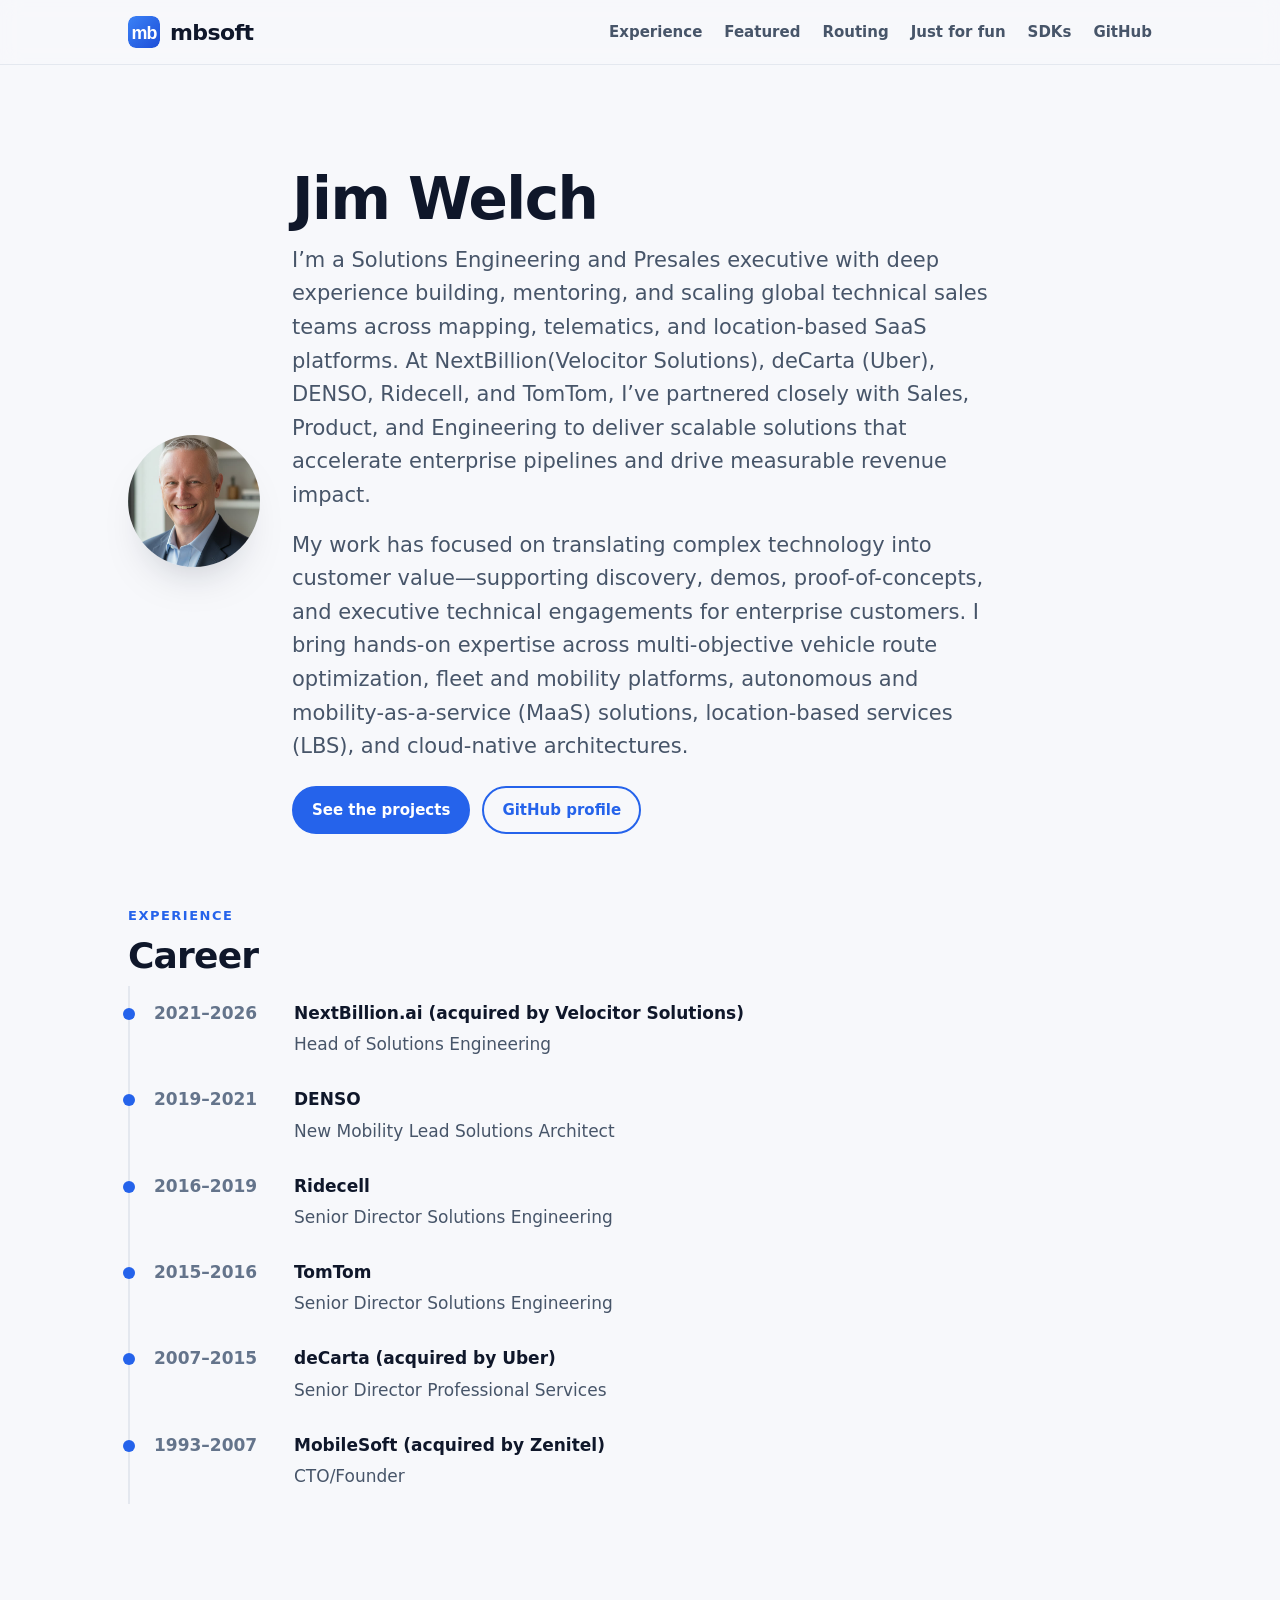
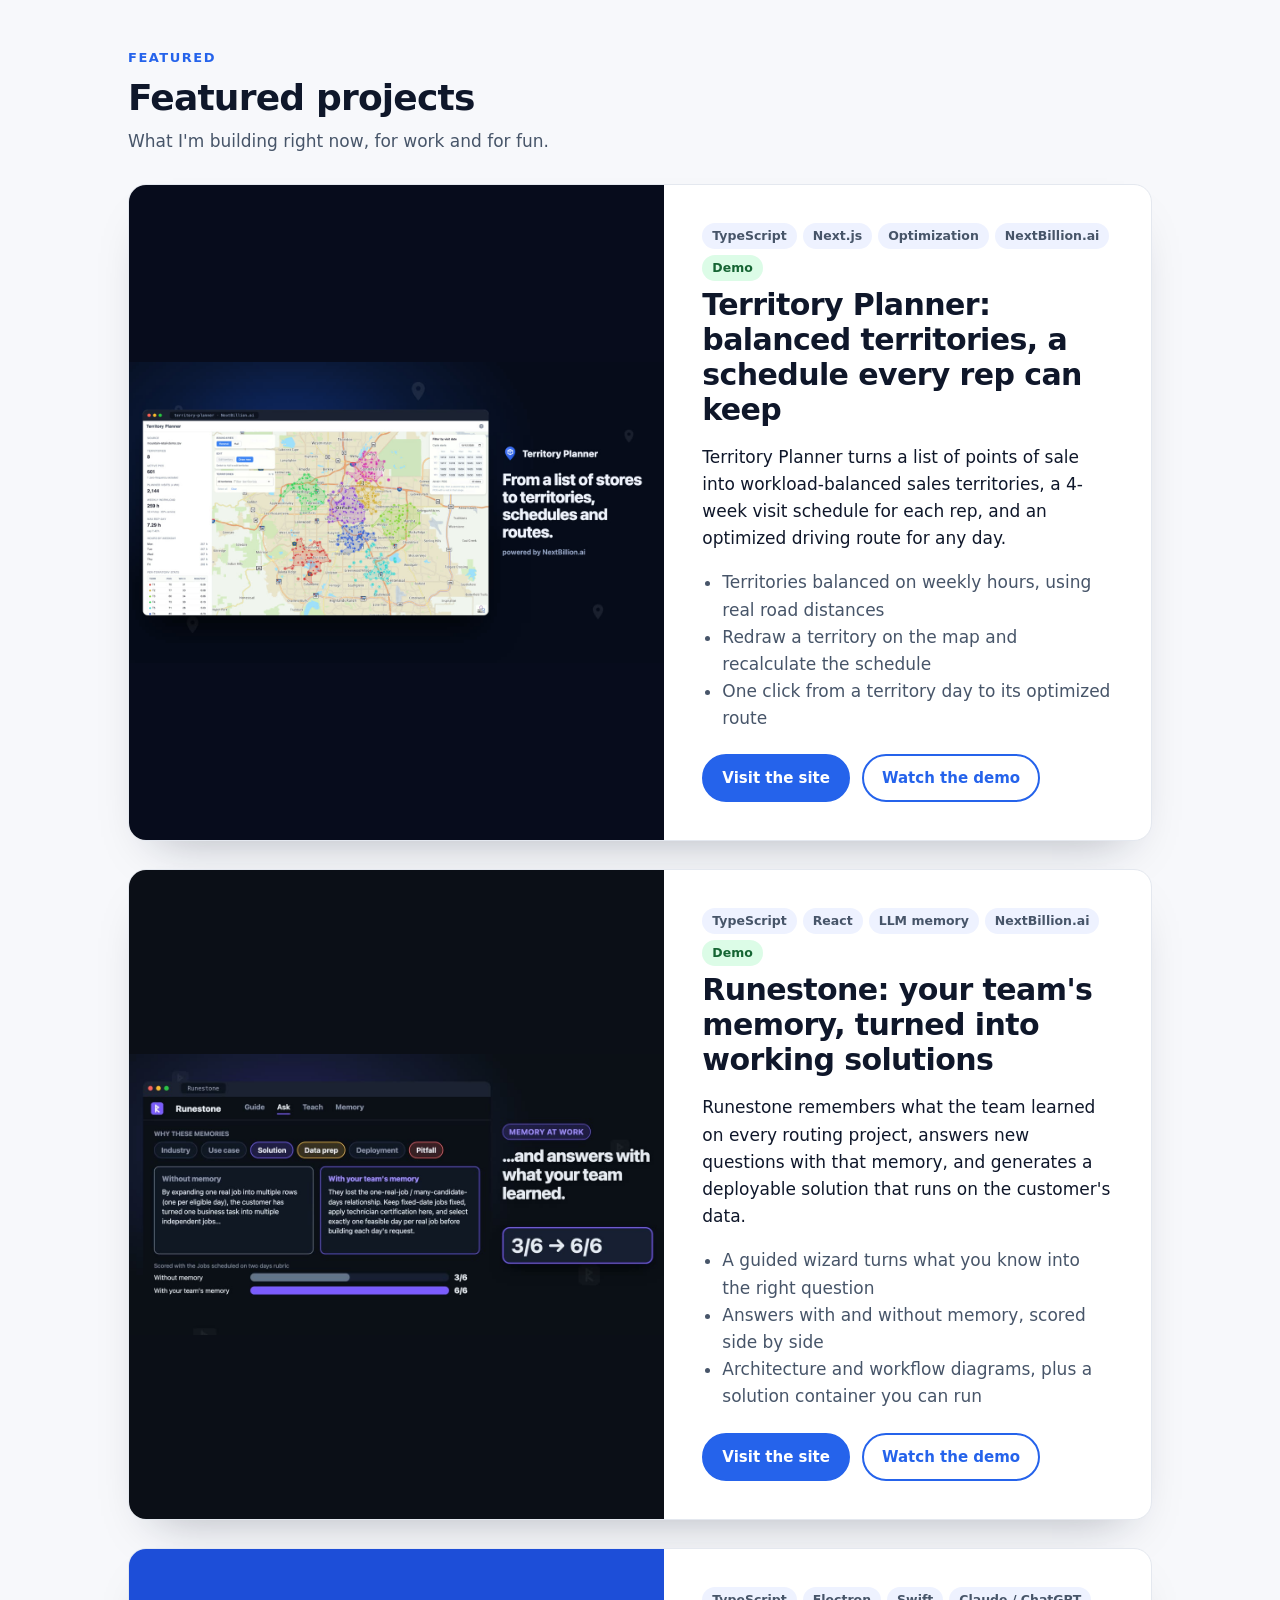
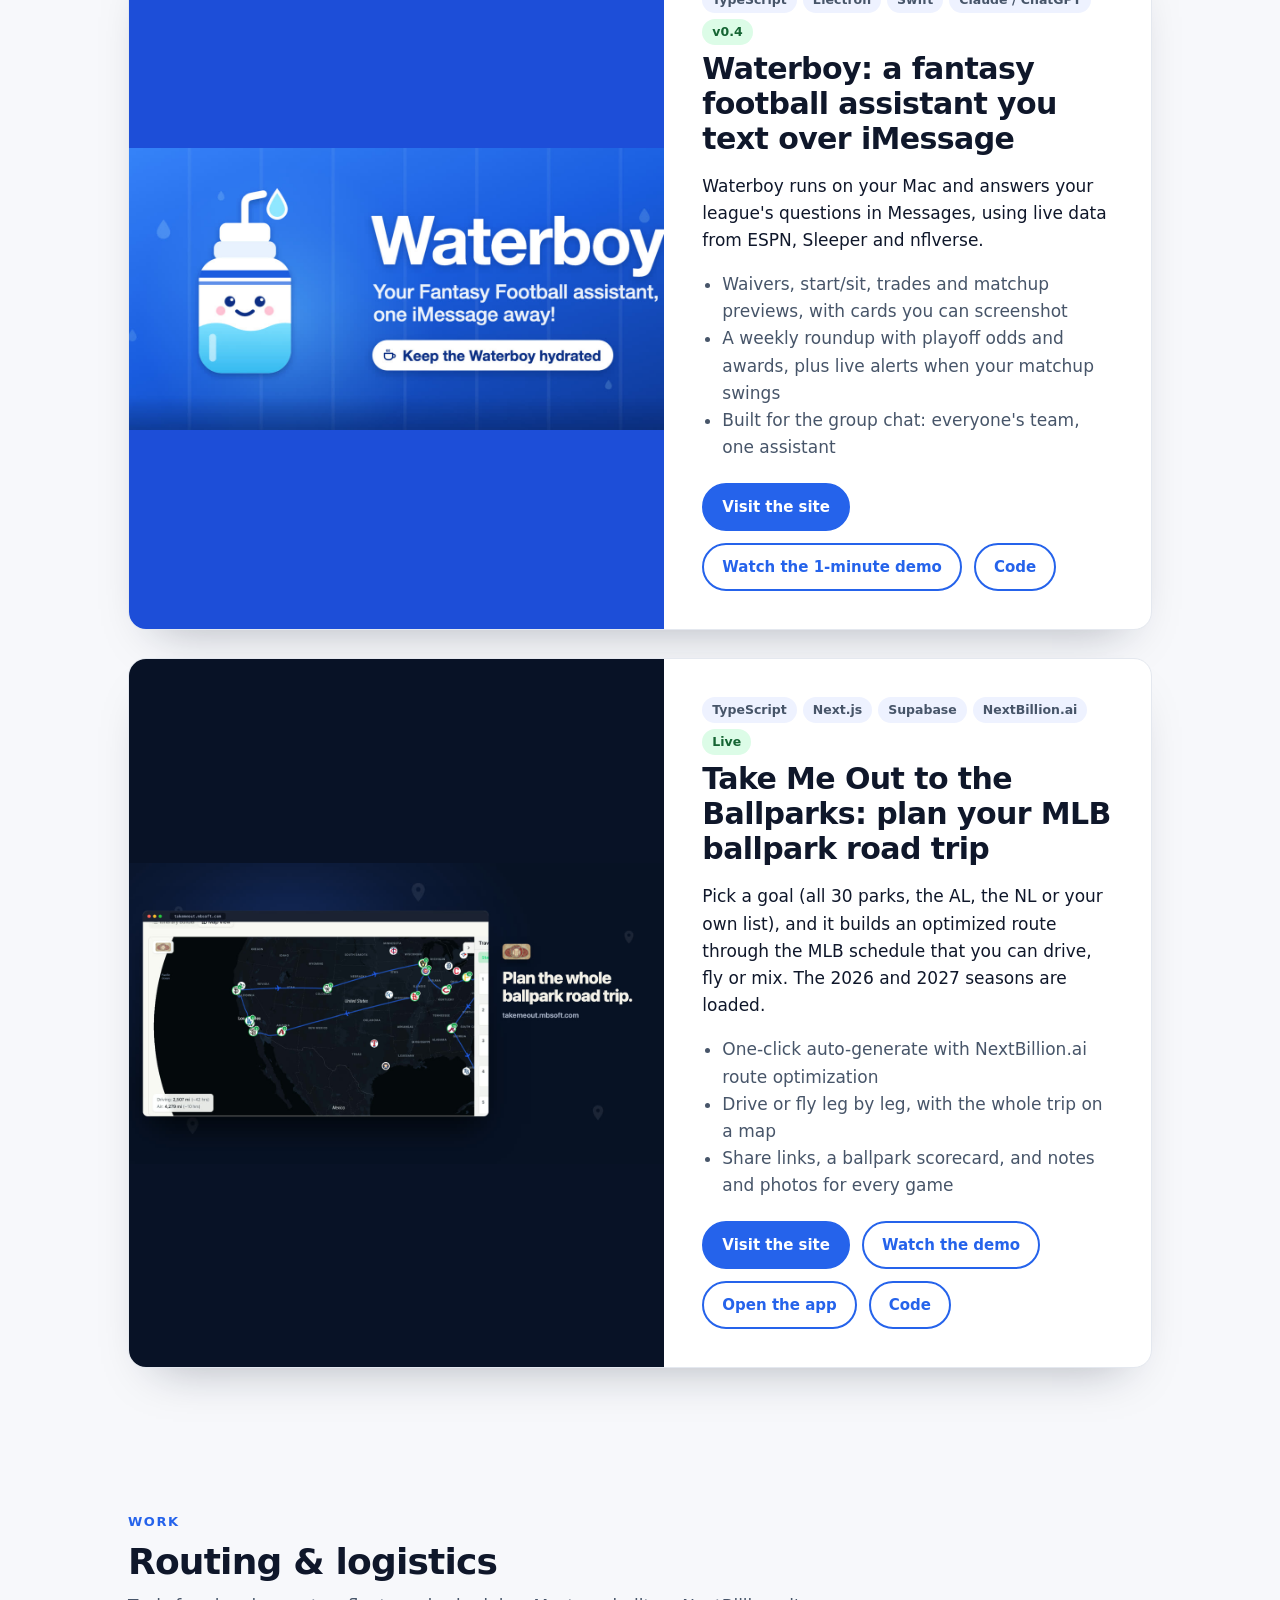
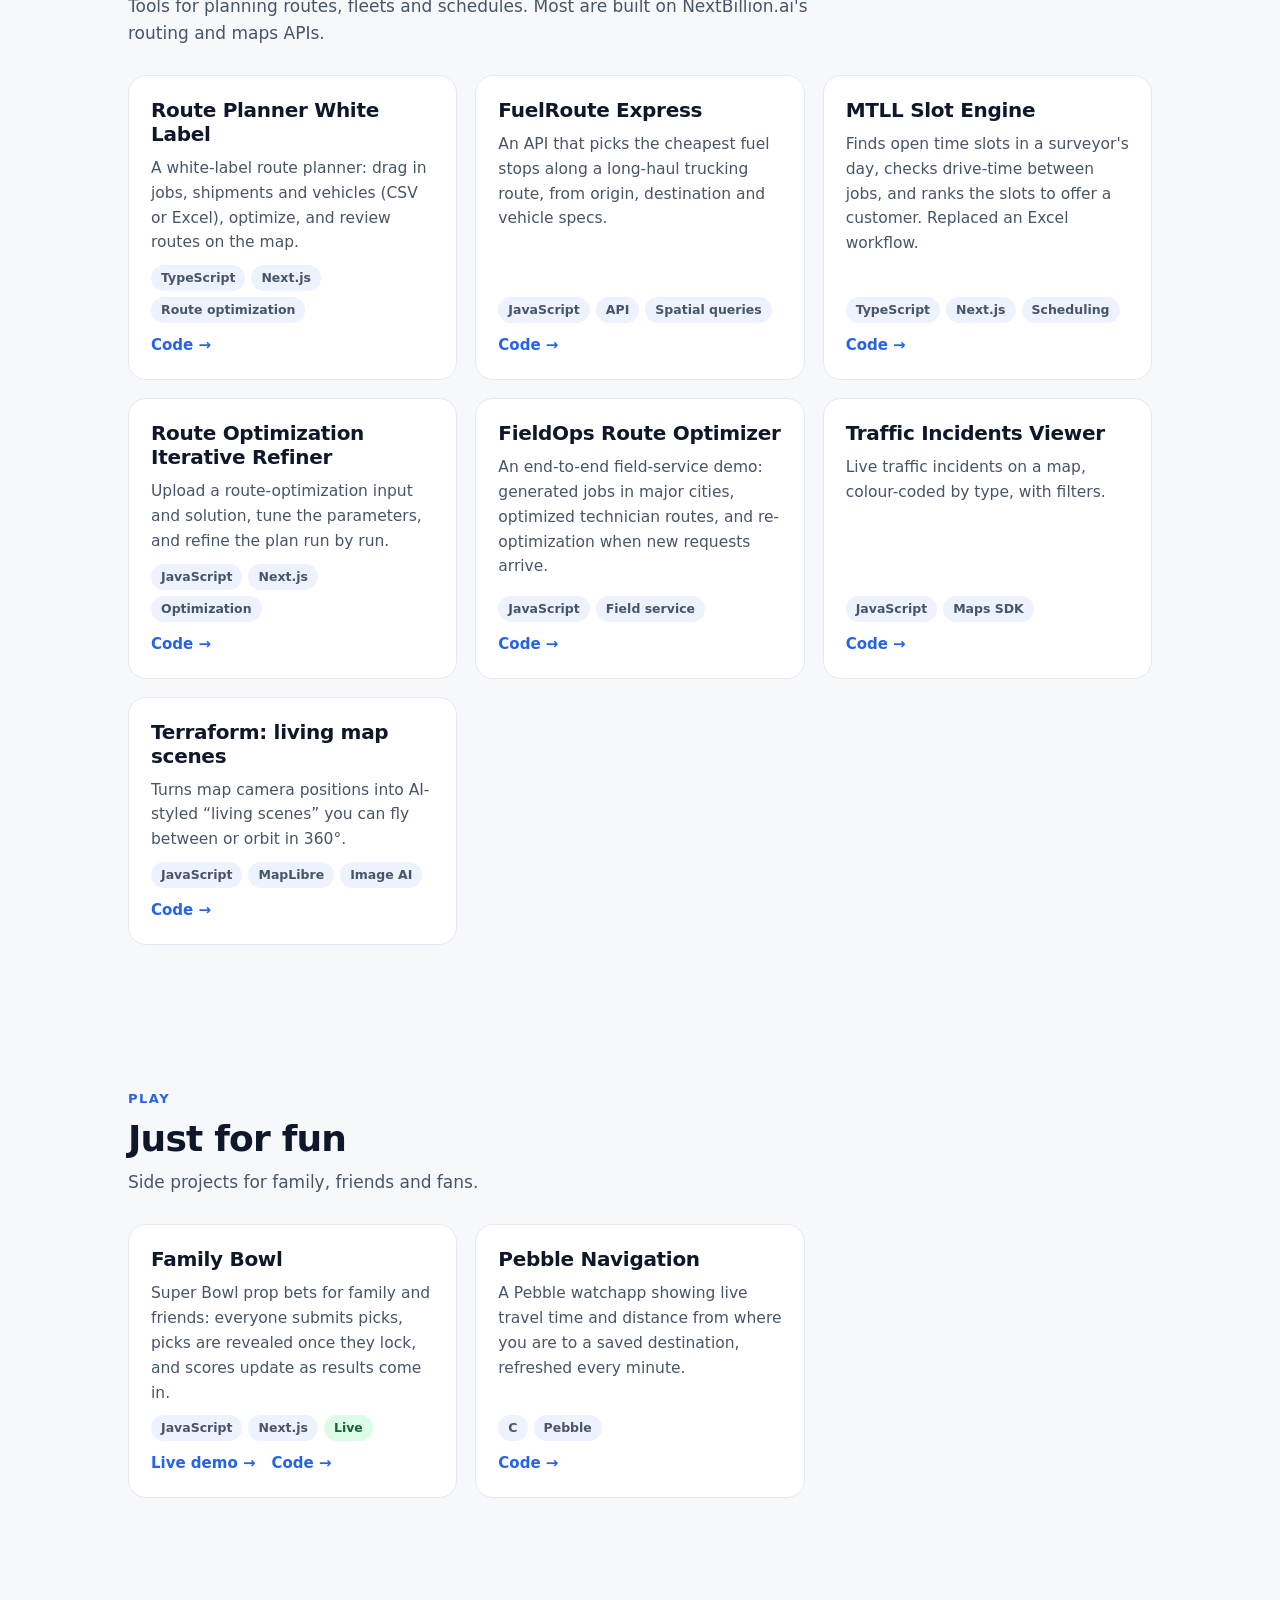
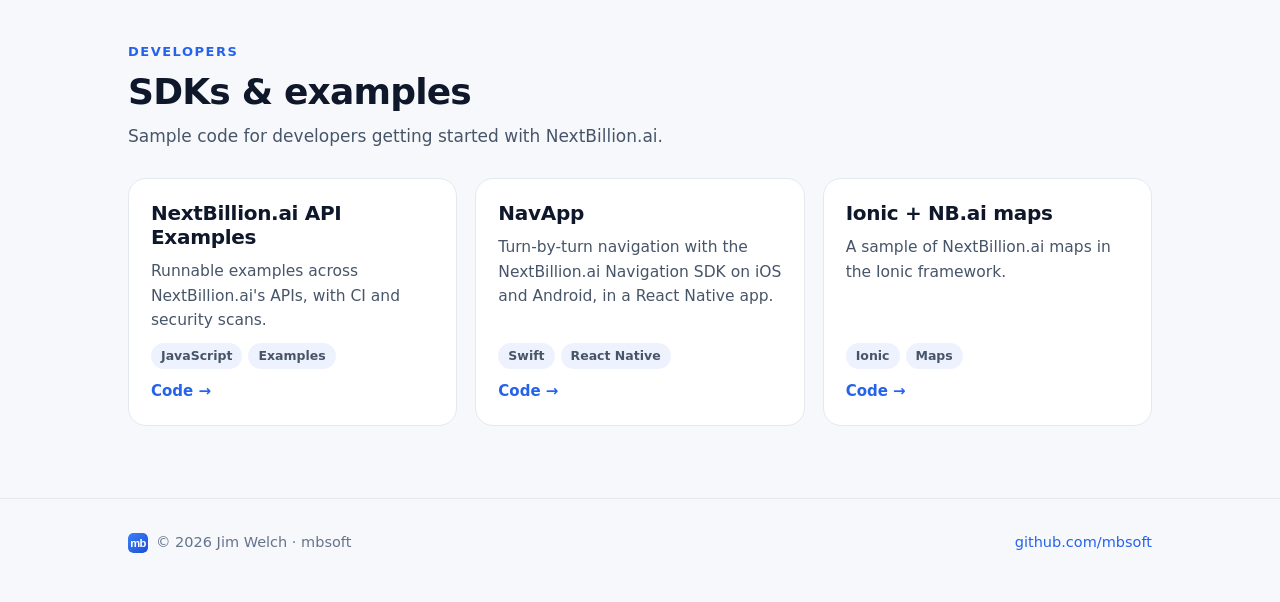
<file: index.html>
<!doctype html>
<html lang="en">
<head>
  <meta charset="utf-8">
  <meta name="viewport" content="width=device-width, initial-scale=1">
  <title>Jim Welch · mbsoft: routing, maps and AI projects</title>
  <meta name="description" content="Projects by Jim Welch (mbsoft): route optimization and mapping tools, AI assistants like Waterboy, and side projects for fun.">
  <meta property="og:type" content="website">
  <meta property="og:title" content="Jim Welch · mbsoft">
  <meta property="og:description" content="Routing, maps and AI projects, including Waterboy, a fantasy football assistant you text over iMessage.">
  <meta property="og:image" content="https://mbsoft.github.io/assets/img/waterboy.jpg">
  <meta name="twitter:card" content="summary_large_image">
  <link rel="icon" type="image/svg+xml" href="assets/img/logo-mark.svg">
  <link rel="icon" type="image/png" sizes="64x64" href="assets/img/favicon-64.png">
  <link rel="apple-touch-icon" href="assets/img/apple-touch-icon.png">
  <link rel="stylesheet" href="assets/css/site.css">
  <script src="assets/js/about.js" defer></script>
  <script src="assets/js/analytics.js" defer></script>
</head>
<body>
  <a class="skip" href="#main">Skip to content</a>
  <header class="top">
    <div class="wrap top-row">
      <a class="brand" href="#top" aria-label="mbsoft home"><img src="assets/img/logo-mark.svg" width="32" height="32" alt=""><span>mbsoft</span></a>
      <nav class="sections" aria-label="Sections">
        <a href="#experience">Experience</a>
        <a href="#featured">Featured</a>
        <a href="#routing">Routing</a>
        <a href="#fun">Just for fun</a>
        <a href="#sdk">SDKs</a>
        <a href="https://github.com/mbsoft">GitHub</a>
      </nav>
    </div>
  </header>

  <main id="main">
    <section class="hero" id="top">
      <div class="wrap hero-grid">
        <img src="assets/img/portrait.jpg" width="132" height="132" alt="Jim Welch">
        <div>
          <h1>Jim Welch</h1>
          <div id="about">
            <p class="lede">I build routing, mapping and AI tools: route optimizers, fleet dashboards, navigation apps, and the occasional fantasy football bot. Here's what I've been working on.</p>
          </div>
          <div class="links">
            <a class="btn btn-primary" href="#featured">See the projects</a>
            <a class="btn btn-ghost" href="https://github.com/mbsoft">GitHub profile</a>
          </div>
        </div>
      </div>
    </section>

    <section id="experience" class="experience" hidden>
      <div class="wrap">
        <p class="eyebrow">Experience</p>
        <h2>Career</h2>
        <ol id="career" class="career"></ol>
      </div>
    </section>

    <section id="featured">
      <div class="wrap">
        <p class="eyebrow">Featured</p>
        <h2>Featured projects</h2>
        <p class="section-lede">What I'm building right now, for work and for fun.</p>
        <article class="featured featured-tp">
          <a href="territory-planner/"><img src="territory-planner/assets/img/poster.jpg" width="1280" height="720" alt="Territory Planner: eight balanced sales territories on a map, with the line From a list of stores to territories, schedules and routes" loading="lazy"></a>
          <div class="body">
            <div class="tags"><span class="tag">TypeScript</span><span class="tag">Next.js</span><span class="tag">Optimization</span><span class="tag">NextBillion.ai</span><span class="tag live">Demo</span></div>
            <h3>Territory Planner: balanced territories, a schedule every rep can keep</h3>
            <p>Territory Planner turns a list of points of sale into workload-balanced sales territories, a 4-week visit schedule for each rep, and an optimized driving route for any day.</p>
            <ul>
              <li>Territories balanced on weekly hours, using real road distances</li>
              <li>Redraw a territory on the map and recalculate the schedule</li>
              <li>One click from a territory day to its optimized route</li>
            </ul>
            <div class="links" style="display:flex;gap:12px;flex-wrap:wrap">
              <a class="btn btn-primary" href="territory-planner/">Visit the site</a>
              <a class="btn btn-ghost" href="territory-planner/#demo">Watch the demo</a>
            </div>
          </div>
        </article>
        <article class="featured featured-runestone">
          <a href="runestone/"><img src="runestone/assets/img/og.jpg" width="1200" height="630" alt="Runestone answering with and without the team's memory, scored 3 of 6 versus 6 of 6" loading="lazy"></a>
          <div class="body">
            <div class="tags"><span class="tag">TypeScript</span><span class="tag">React</span><span class="tag">LLM memory</span><span class="tag">NextBillion.ai</span><span class="tag live">Demo</span></div>
            <h3>Runestone: your team's memory, turned into working solutions</h3>
            <p>Runestone remembers what the team learned on every routing project, answers new questions with that memory, and generates a deployable solution that runs on the customer's data.</p>
            <ul>
              <li>A guided wizard turns what you know into the right question</li>
              <li>Answers with and without memory, scored side by side</li>
              <li>Architecture and workflow diagrams, plus a solution container you can run</li>
            </ul>
            <div class="links" style="display:flex;gap:12px;flex-wrap:wrap">
              <a class="btn btn-primary" href="runestone/">Visit the site</a>
              <a class="btn btn-ghost" href="runestone/#demo">Watch the demo</a>
            </div>
          </div>
        </article>
        <article class="featured">
          <a href="https://mbsoft.github.io/waterboy/"><img src="assets/img/waterboy.jpg" width="1200" height="630" alt="Waterboy, a smiling water bottle mascot, next to the words: Your fantasy football assistant, one iMessage away"></a>
          <div class="body">
            <div class="tags"><span class="tag">TypeScript</span><span class="tag">Electron</span><span class="tag">Swift</span><span class="tag">Claude / ChatGPT</span><span class="tag live">v0.4</span></div>
            <h3>Waterboy: a fantasy football assistant you text over iMessage</h3>
            <p>Waterboy runs on your Mac and answers your league's questions in Messages, using live data from ESPN, Sleeper and nflverse.</p>
            <ul>
              <li>Waivers, start/sit, trades and matchup previews, with cards you can screenshot</li>
              <li>A weekly roundup with playoff odds and awards, plus live alerts when your matchup swings</li>
              <li>Built for the group chat: everyone's team, one assistant</li>
            </ul>
            <div class="links" style="display:flex;gap:12px;flex-wrap:wrap">
              <a class="btn btn-primary" href="https://mbsoft.github.io/waterboy/">Visit the site</a>
              <a class="btn btn-ghost" href="https://mbsoft.github.io/waterboy/#demo">Watch the 1-minute demo</a>
              <a class="btn btn-ghost" href="https://github.com/mbsoft/waterboy">Code</a>
            </div>
          </div>
        </article>
        <article class="featured featured-tmo">
          <a href="take-me-out/"><img src="take-me-out/assets/img/poster.jpg" width="1280" height="720" alt="Take Me Out to the Ballparks: a ballpark road trip drawn across a US map, with the line Plan the whole ballpark road trip" loading="lazy"></a>
          <div class="body">
            <div class="tags"><span class="tag">TypeScript</span><span class="tag">Next.js</span><span class="tag">Supabase</span><span class="tag">NextBillion.ai</span><span class="tag live">Live</span></div>
            <h3>Take Me Out to the Ballparks: plan your MLB ballpark road trip</h3>
            <p>Pick a goal (all 30 parks, the AL, the NL or your own list), and it builds an optimized route through the MLB schedule that you can drive, fly or mix. The 2026 and 2027 seasons are loaded.</p>
            <ul>
              <li>One-click auto-generate with NextBillion.ai route optimization</li>
              <li>Drive or fly leg by leg, with the whole trip on a map</li>
              <li>Share links, a ballpark scorecard, and notes and photos for every game</li>
            </ul>
            <div class="links" style="display:flex;gap:12px;flex-wrap:wrap">
              <a class="btn btn-primary" href="take-me-out/">Visit the site</a>
              <a class="btn btn-ghost" href="take-me-out/#demo">Watch the demo</a>
              <a class="btn btn-ghost" href="https://takemeout.mbsoft.com/">Open the app</a>
              <a class="btn btn-ghost" href="https://github.com/mbsoft/take_me_out_to_all">Code</a>
            </div>
          </div>
        </article>
      </div>
    </section>

    <section id="routing">
      <div class="wrap">
        <p class="eyebrow">Work</p>
        <h2>Routing &amp; logistics</h2>
        <p class="section-lede">Tools for planning routes, fleets and schedules. Most are built on NextBillion.ai's routing and maps APIs.</p>
        <div class="grid">
        <article class="card">
          <h3>Route Planner White Label</h3>
          <p>A white-label route planner: drag in jobs, shipments and vehicles (CSV or Excel), optimize, and review routes on the map.</p>
          <div class="tags"><span class="tag">TypeScript</span><span class="tag">Next.js</span><span class="tag">Route optimization</span></div>
          <div class="links"><a href="https://github.com/mbsoft/route-planner-white-label">Code →</a></div>
        </article>
        <article class="card">
          <h3>FuelRoute Express</h3>
          <p>An API that picks the cheapest fuel stops along a long-haul trucking route, from origin, destination and vehicle specs.</p>
          <div class="tags"><span class="tag">JavaScript</span><span class="tag">API</span><span class="tag">Spatial queries</span></div>
          <div class="links"><a href="https://github.com/mbsoft/fuelroute_express">Code →</a></div>
        </article>
        <article class="card">
          <h3>MTLL Slot Engine</h3>
          <p>Finds open time slots in a surveyor's day, checks drive-time between jobs, and ranks the slots to offer a customer. Replaced an Excel workflow.</p>
          <div class="tags"><span class="tag">TypeScript</span><span class="tag">Next.js</span><span class="tag">Scheduling</span></div>
          <div class="links"><a href="https://github.com/mbsoft/schedule_finder">Code →</a></div>
        </article>
        <article class="card">
          <h3>Route Optimization Iterative Refiner</h3>
          <p>Upload a route-optimization input and solution, tune the parameters, and refine the plan run by run.</p>
          <div class="tags"><span class="tag">JavaScript</span><span class="tag">Next.js</span><span class="tag">Optimization</span></div>
          <div class="links"><a href="https://github.com/mbsoft/mvrp_roir">Code →</a></div>
        </article>
        <article class="card">
          <h3>FieldOps Route Optimizer</h3>
          <p>An end-to-end field-service demo: generated jobs in major cities, optimized technician routes, and re-optimization when new requests arrive.</p>
          <div class="tags"><span class="tag">JavaScript</span><span class="tag">Field service</span></div>
          <div class="links"><a href="https://github.com/mbsoft/field_ops">Code →</a></div>
        </article>
        <article class="card">
          <h3>Traffic Incidents Viewer</h3>
          <p>Live traffic incidents on a map, colour-coded by type, with filters.</p>
          <div class="tags"><span class="tag">JavaScript</span><span class="tag">Maps SDK</span></div>
          <div class="links"><a href="https://github.com/mbsoft/traffic_incidents">Code →</a></div>
        </article>
        <article class="card">
          <h3>Terraform: living map scenes</h3>
          <p>Turns map camera positions into AI-styled “living scenes” you can fly between or orbit in 360°.</p>
          <div class="tags"><span class="tag">JavaScript</span><span class="tag">MapLibre</span><span class="tag">Image AI</span></div>
          <div class="links"><a href="https://github.com/mbsoft/terraform_scene">Code →</a></div>
        </article>
        </div>
      </div>
    </section>

    <section id="fun">
      <div class="wrap">
        <p class="eyebrow">Play</p>
        <h2>Just for fun</h2>
        <p class="section-lede">Side projects for family, friends and fans.</p>
        <div class="grid">
        <article class="card">
          <h3>Family Bowl</h3>
          <p>Super Bowl prop bets for family and friends: everyone submits picks, picks are revealed once they lock, and scores update as results come in.</p>
          <div class="tags"><span class="tag">JavaScript</span><span class="tag">Next.js</span><span class="tag live">Live</span></div>
          <div class="links"><a href="https://family-bowl.vercel.app">Live demo →</a><a href="https://github.com/mbsoft/family_bowl">Code →</a></div>
        </article>
        <article class="card">
          <h3>Pebble Navigation</h3>
          <p>A Pebble watchapp showing live travel time and distance from where you are to a saved destination, refreshed every minute.</p>
          <div class="tags"><span class="tag">C</span><span class="tag">Pebble</span></div>
          <div class="links"><a href="https://github.com/mbsoft/PebbleNav">Code →</a></div>
        </article>
        </div>
      </div>
    </section>

    <section id="sdk">
      <div class="wrap">
        <p class="eyebrow">Developers</p>
        <h2>SDKs &amp; examples</h2>
        <p class="section-lede">Sample code for developers getting started with NextBillion.ai.</p>
        <div class="grid">
        <article class="card">
          <h3>NextBillion.ai API Examples</h3>
          <p>Runnable examples across NextBillion.ai's APIs, with CI and security scans.</p>
          <div class="tags"><span class="tag">JavaScript</span><span class="tag">Examples</span></div>
          <div class="links"><a href="https://github.com/mbsoft/nbai_examples">Code →</a></div>
        </article>
        <article class="card">
          <h3>NavApp</h3>
          <p>Turn-by-turn navigation with the NextBillion.ai Navigation SDK on iOS and Android, in a React Native app.</p>
          <div class="tags"><span class="tag">Swift</span><span class="tag">React Native</span></div>
          <div class="links"><a href="https://github.com/mbsoft/NavApp">Code →</a></div>
        </article>
        <article class="card">
          <h3>Ionic + NB.ai maps</h3>
          <p>A sample of NextBillion.ai maps in the Ionic framework.</p>
          <div class="tags"><span class="tag">Ionic</span><span class="tag">Maps</span></div>
          <div class="links"><a href="https://github.com/mbsoft/ionicNBAI">Code →</a></div>
        </article>
        </div>
      </div>
    </section>

  </main>

  <footer>
    <div class="wrap row">
      <span class="foot-brand"><img src="assets/img/logo-mark.svg" width="20" height="20" alt="">© 2026 Jim Welch · mbsoft</span>
      <span><a href="https://github.com/mbsoft">github.com/mbsoft</a></span>
    </div>
  </footer>
</body>
</html>
</file>
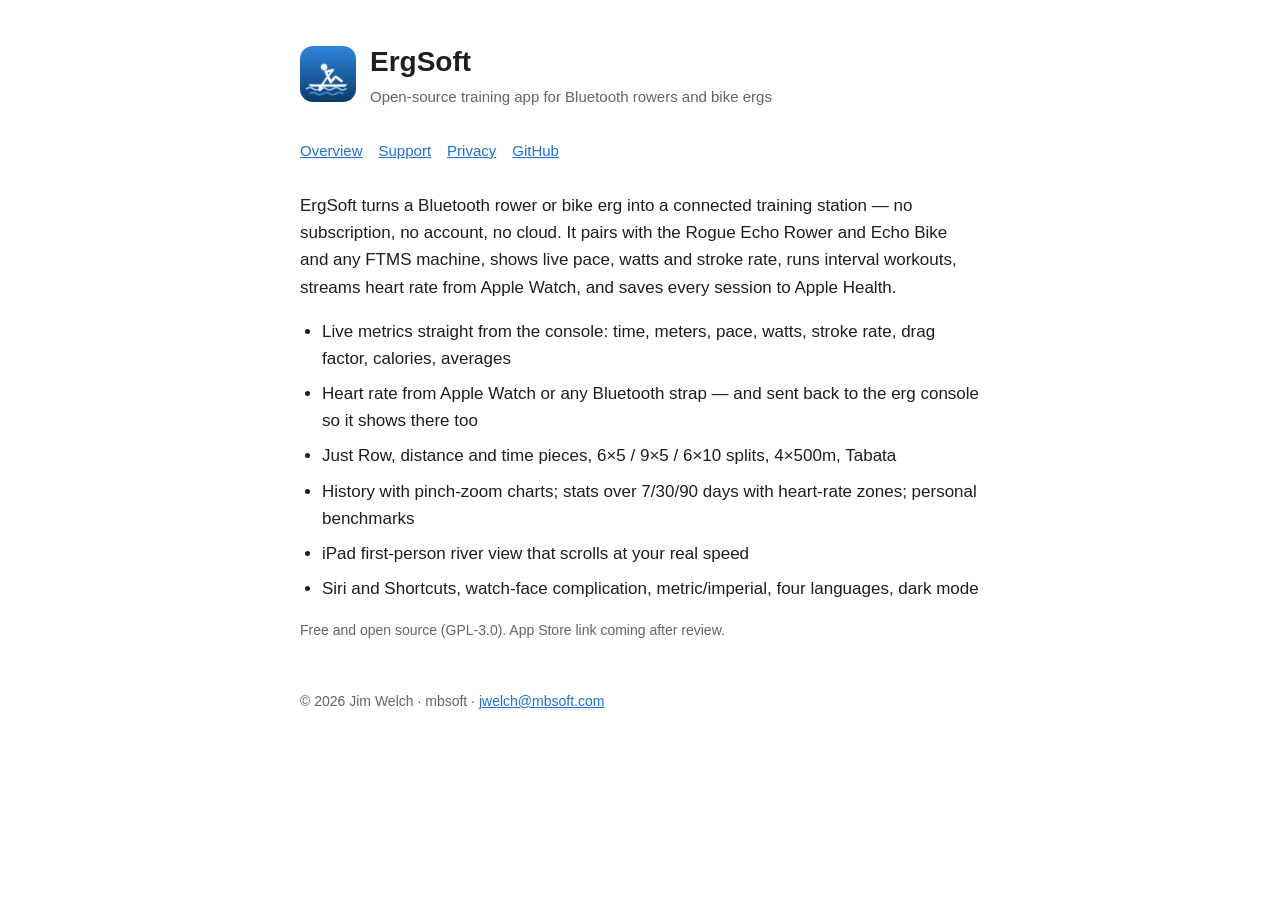
<file: ergsoft/index.html>
<!doctype html><html lang="en"><head><meta charset="utf-8"><meta name="viewport" content="width=device-width,initial-scale=1">
<title>ErgSoft — ErgSoft</title><meta name="description" content="ErgSoft: open-source training app for Bluetooth rowers and bike ergs."><link rel="icon" href="/ergsoft/icon.png"><style>
:root{color-scheme:light dark;--bg:#fff;--fg:#1b1f23;--muted:#5b6670;--link:#1e6fd9;--card:#f4f6f8}
@media(prefers-color-scheme:dark){:root{--bg:#0f1418;--fg:#e8ecef;--muted:#9aa6b1;--link:#6cb0ff;--card:#182027}}
*{box-sizing:border-box}body{margin:0;background:var(--bg);color:var(--fg);font:17px/1.6 -apple-system,BlinkMacSystemFont,"Segoe UI",Roboto,Helvetica,Arial,sans-serif}
main{max-width:720px;margin:0 auto;padding:40px 20px 80px}header{display:flex;align-items:center;gap:14px;margin-bottom:28px}
header img{width:56px;height:56px;border-radius:13px}header h1{font-size:28px;margin:0}header p{margin:0;color:var(--muted);font-size:15px}
h2{font-size:20px;margin:32px 0 8px}p,li{margin:8px 0}a{color:var(--link)}ul{padding-left:22px}
.meta{color:var(--muted);font-size:14px}nav a{margin-right:16px;font-size:15px}
.card{background:var(--card);border-radius:12px;padding:16px 20px;margin:16px 0}footer{margin-top:48px;color:var(--muted);font-size:14px}
</style></head>
<body><main>
<header><img src="/ergsoft/icon.png" alt=""><div><h1>ErgSoft</h1><p>Open-source training app for Bluetooth rowers and bike ergs</p></div></header>
<nav><a href="/ergsoft/">Overview</a><a href="/ergsoft/support/">Support</a><a href="/ergsoft/privacy/">Privacy</a><a href="https://github.com/mbsoft/ergsoft">GitHub</a></nav>
<p style="margin-top:28px">ErgSoft turns a Bluetooth rower or bike erg into a connected training station — no subscription, no account, no cloud. It pairs with the Rogue Echo Rower and Echo Bike and any FTMS machine, shows live pace, watts and stroke rate, runs interval workouts, streams heart rate from Apple Watch, and saves every session to Apple Health.</p>
<ul>
<li>Live metrics straight from the console: time, meters, pace, watts, stroke rate, drag factor, calories, averages</li>
<li>Heart rate from Apple Watch or any Bluetooth strap — and sent back to the erg console so it shows there too</li>
<li>Just Row, distance and time pieces, 6×5 / 9×5 / 6×10 splits, 4×500m, Tabata</li>
<li>History with pinch-zoom charts; stats over 7/30/90 days with heart-rate zones; personal benchmarks</li>
<li>iPad first-person river view that scrolls at your real speed</li>
<li>Siri and Shortcuts, watch-face complication, metric/imperial, four languages, dark mode</li>
</ul>
<p class="meta">Free and open source (GPL-3.0). App Store link coming after review.</p>
<footer>© 2026 Jim Welch · mbsoft · <a href="mailto:jwelch@mbsoft.com">jwelch@mbsoft.com</a></footer>
</main></body></html>
</file>
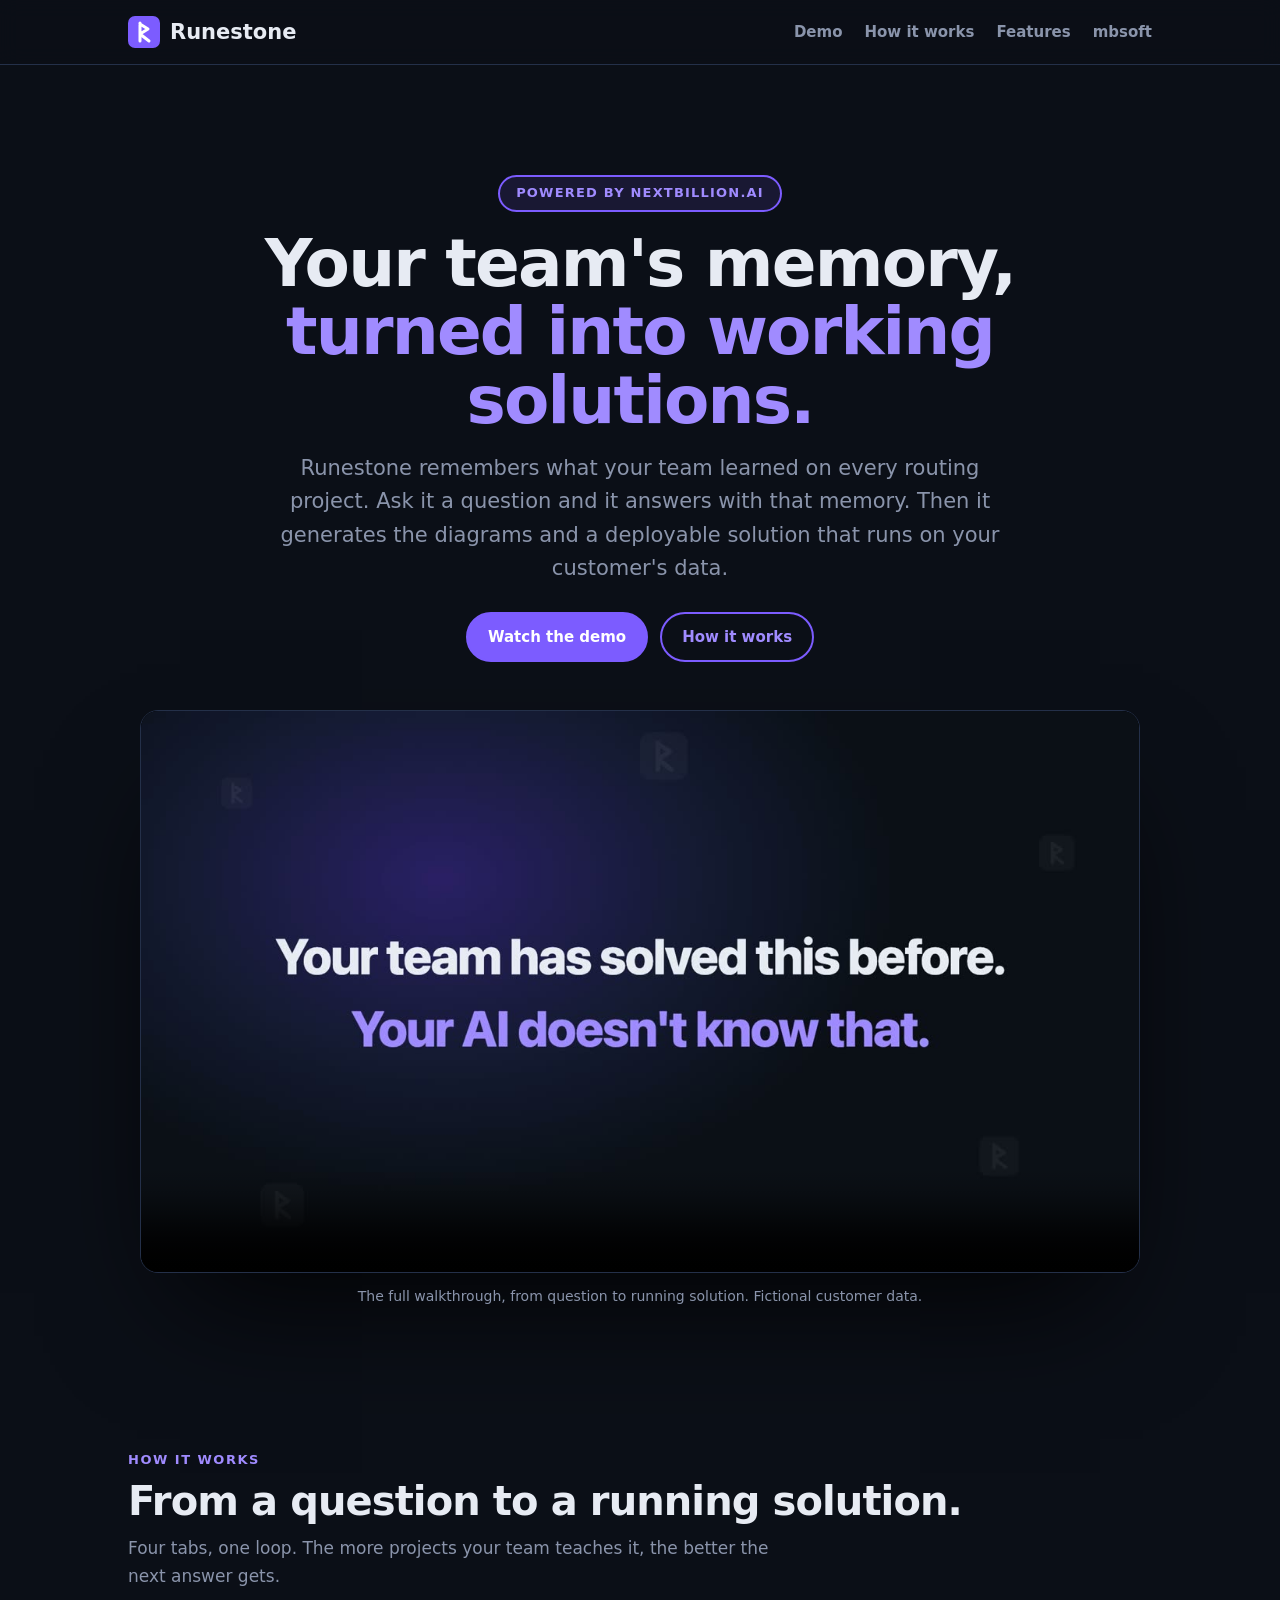
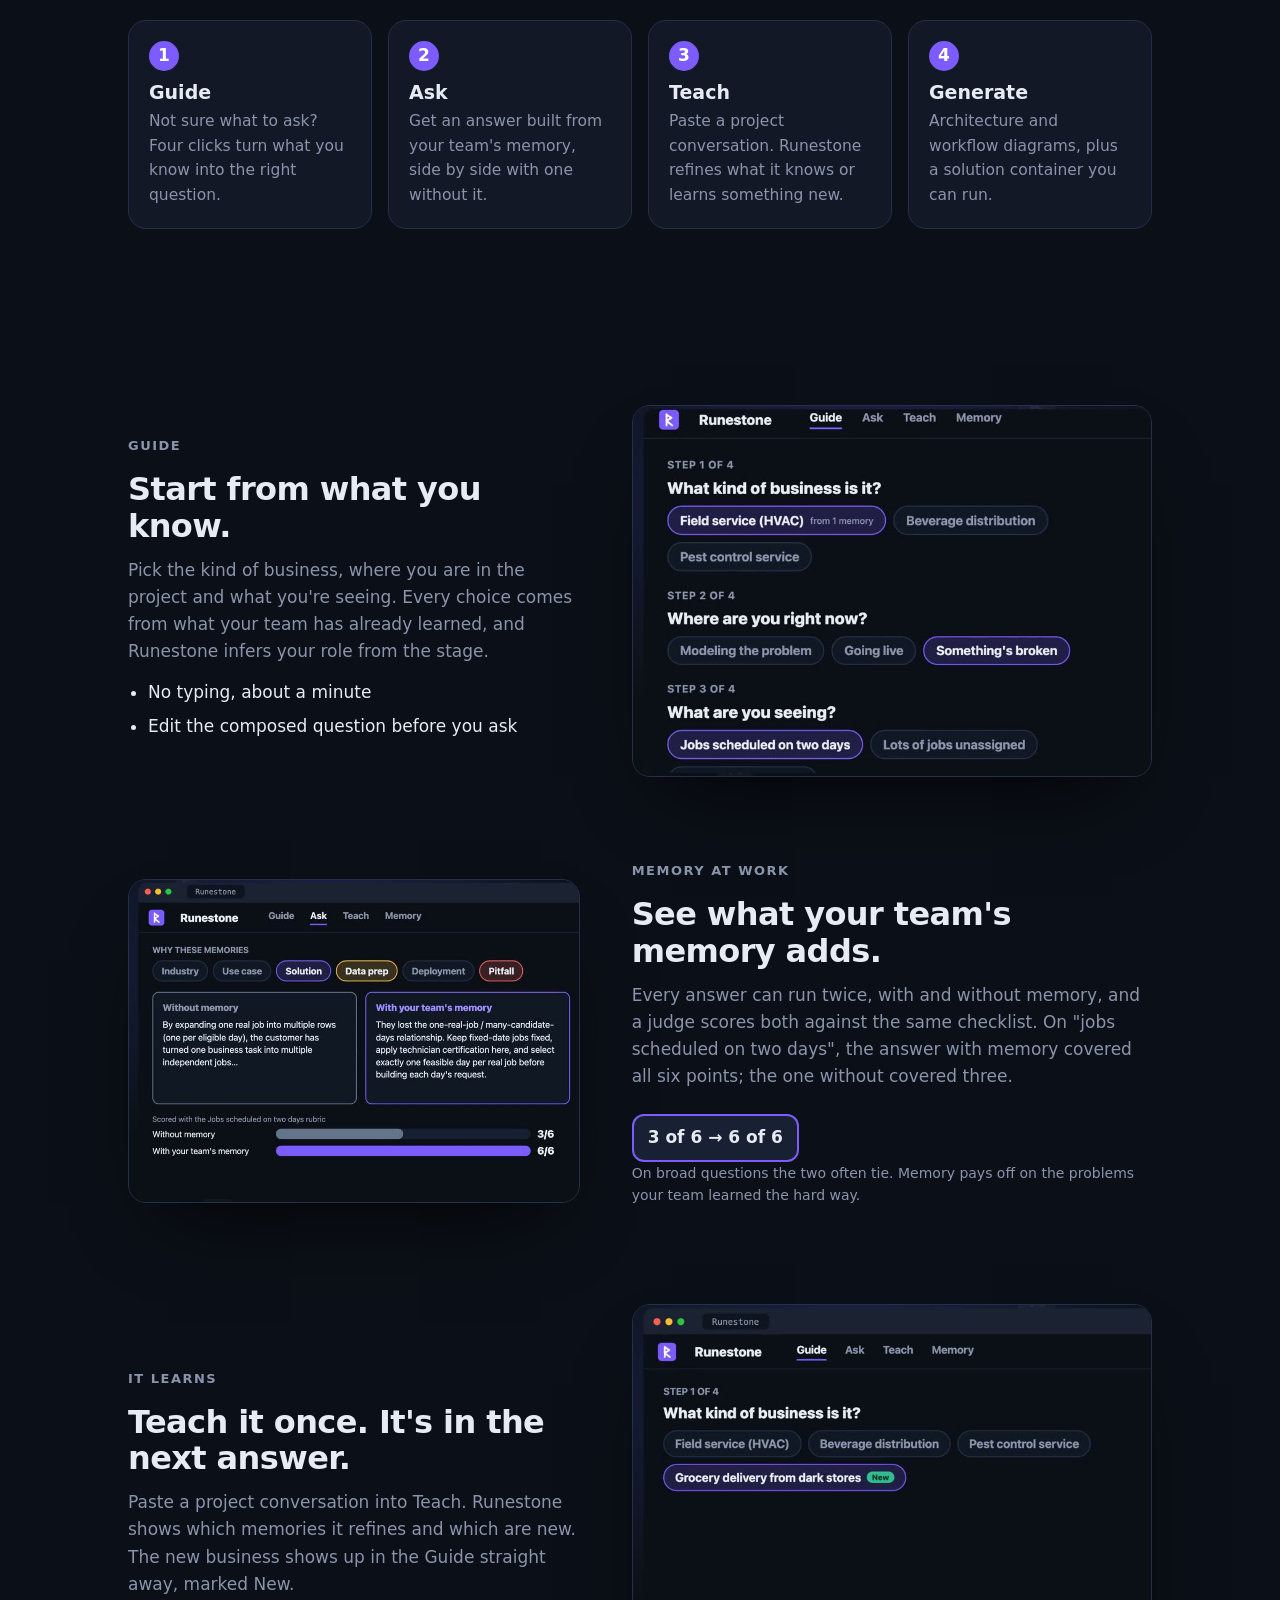
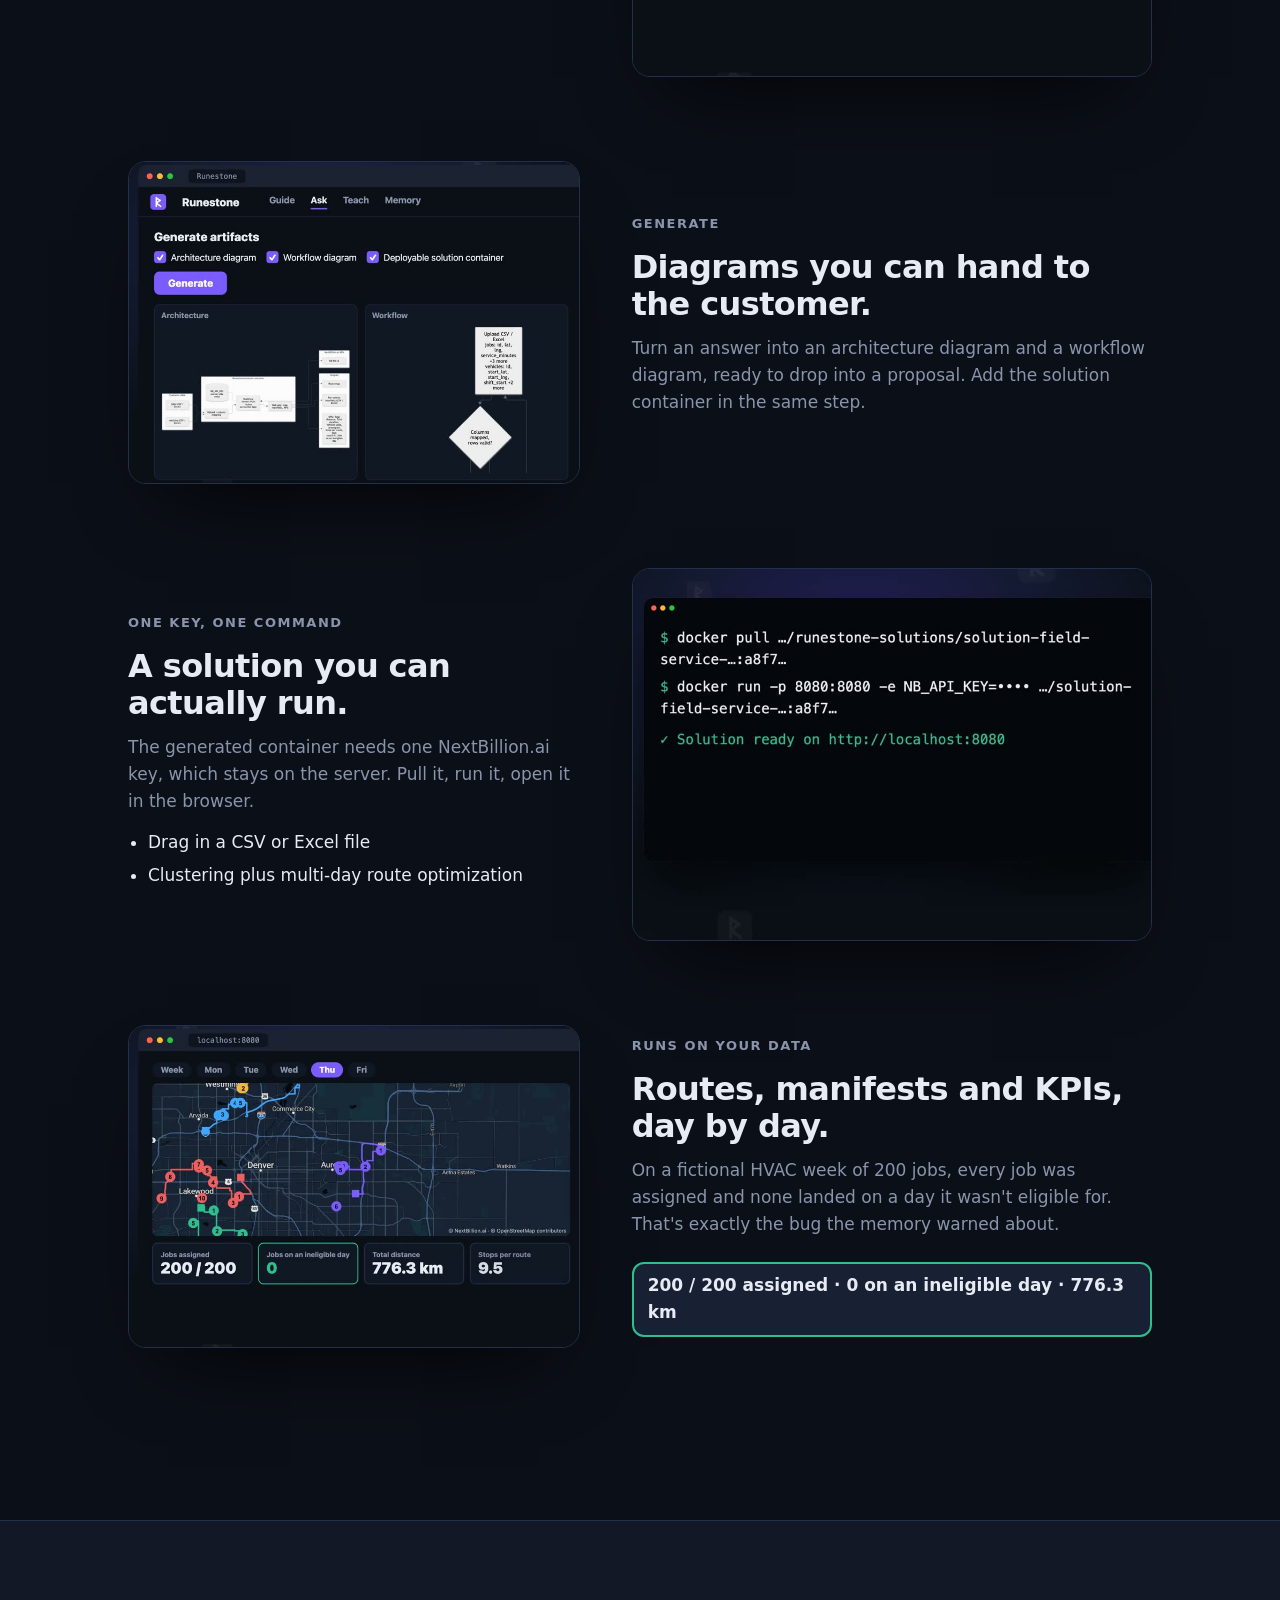
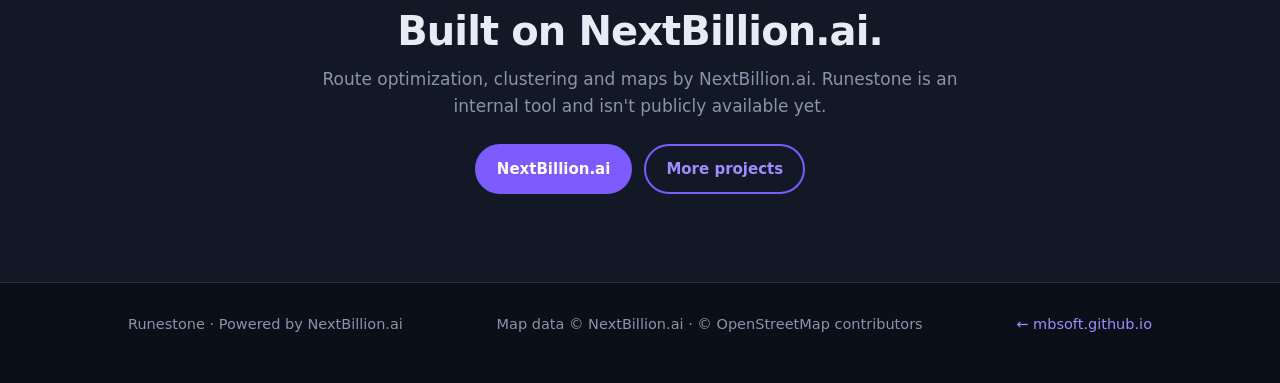
<file: runestone/index.html>
<!doctype html>
<html lang="en">
<head>
  <meta charset="utf-8">
  <meta name="viewport" content="width=device-width, initial-scale=1">
  <title>Runestone · Your team's memory, turned into working solutions</title>
  <meta name="description" content="Runestone learns from your team's routing projects, answers new questions with that memory, and generates a deployable solution that runs on your data. Powered by NextBillion.ai.">
  <meta name="theme-color" content="#0b0f17">
  <link rel="icon" type="image/svg+xml" href="assets/img/runestone.svg">
  <meta property="og:type" content="website">
  <meta property="og:title" content="Runestone: your team's memory, turned into working solutions">
  <meta property="og:description" content="Ask with your team's memory, teach it new projects, and generate a deployable routing solution. Powered by NextBillion.ai.">
  <meta property="og:url" content="https://mbsoft.github.io/runestone/">
  <meta property="og:image" content="https://mbsoft.github.io/runestone/assets/img/og.jpg">
  <meta name="twitter:card" content="summary_large_image">
  <link rel="stylesheet" href="assets/site.css">
  <script src="../assets/js/analytics.js" defer></script>
</head>
<body>
<header class="top">
  <div class="wrap top-row">
    <a class="brand" href="#top" aria-label="Runestone home"><img src="assets/img/runestone.svg" width="32" height="32" alt=""><span>Runestone</span></a>
    <nav class="sections" aria-label="Sections">
      <a href="#demo">Demo</a>
      <a href="#how">How it works</a>
      <a href="#features">Features</a>
      <a href="https://mbsoft.github.io/">mbsoft</a>
    </nav>
  </div>
</header>

<main id="top">
  <div class="wrap hero">
    <span class="pill">Powered by NextBillion.ai</span>
    <h1>Your team's memory, <em>turned into working solutions.</em></h1>
    <p class="lede">Runestone remembers what your team learned on every routing project. Ask it a question and it answers with that memory. Then it generates the diagrams and a deployable solution that runs on your customer's data.</p>
    <div class="btns">
      <a class="btn btn-primary" href="#demo">Watch the demo</a>
      <a class="btn btn-ghost" href="#how">How it works</a>
    </div>
    <div class="video" id="demo">
      <video controls playsinline preload="none" poster="assets/img/poster.jpg">
        <source src="assets/video/runestone-demo.mp4" type="video/mp4">
        Your browser can't play this video. <a href="assets/video/runestone-demo.mp4">Download it</a>.
      </video>
    </div>
    <p class="cap">The full walkthrough, from question to running solution. Fictional customer data.</p>
  </div>

  <section id="how">
    <div class="wrap">
      <p class="eyebrow">How it works</p>
      <h2>From a question to a running solution.</h2>
      <p class="lede2">Four tabs, one loop. The more projects your team teaches it, the better the next answer gets.</p>
      <ol class="steps">
        <li><h3>Guide</h3><p>Not sure what to ask? Four clicks turn what you know into the right question.</p></li>
        <li><h3>Ask</h3><p>Get an answer built from your team's memory, side by side with one without it.</p></li>
        <li><h3>Teach</h3><p>Paste a project conversation. Runestone refines what it knows or learns something new.</p></li>
        <li><h3>Generate</h3><p>Architecture and workflow diagrams, plus a solution container you can run.</p></li>
      </ol>
    </div>
  </section>

  <section id="features">
    <div class="wrap">
      <div class="feature">
        <div>
          <p class="eyebrow">Guide</p>
          <h3>Start from what you know.</h3>
          <p>Pick the kind of business, where you are in the project and what you're seeing. Every choice comes from what your team has already learned, and Runestone infers your role from the stage.</p>
          <ul>
            <li>No typing, about a minute</li>
            <li>Edit the composed question before you ask</li>
          </ul>
        </div>
        <div class="shot"><img src="assets/img/shot-12.jpg" width="840" height="600" alt="The Guide with Field service (HVAC), Something's broken and Jobs scheduled on two days selected" loading="lazy"></div>
      </div>

      <div class="feature flip">
        <div>
          <p class="eyebrow">Memory at work</p>
          <h3>See what your team's memory adds.</h3>
          <p>Every answer can run twice, with and without memory, and a judge scores both against the same checklist. On "jobs scheduled on two days", the answer with memory covered all six points; the one without covered three.</p>
          <span class="stat">3 of 6 → 6 of 6</span>
          <p class="note">On broad questions the two often tie. Memory pays off on the problems your team learned the hard way.</p>
        </div>
        <div class="shot"><img src="assets/img/shot-30.jpg" width="840" height="600" alt="Ask with two answers side by side and a judge score of 3 of 6 without memory and 6 of 6 with memory" loading="lazy"></div>
      </div>

      <div class="feature">
        <div>
          <p class="eyebrow">It learns</p>
          <h3>Teach it once. It's in the next answer.</h3>
          <p>Paste a project conversation into Teach. Runestone shows which memories it refines and which are new. The new business shows up in the Guide straight away, marked New.</p>
        </div>
        <div class="shot"><img src="assets/img/shot-39.jpg" width="840" height="600" alt="The Guide with a new chip, Grocery delivery from dark stores, marked New" loading="lazy"></div>
      </div>

      <div class="feature flip">
        <div>
          <p class="eyebrow">Generate</p>
          <h3>Diagrams you can hand to the customer.</h3>
          <p>Turn an answer into an architecture diagram and a workflow diagram, ready to drop into a proposal. Add the solution container in the same step.</p>
        </div>
        <div class="shot"><img src="assets/img/shot-46.jpg" width="840" height="600" alt="Generate artifacts with architecture and workflow diagrams side by side" loading="lazy"></div>
      </div>

      <div class="feature">
        <div>
          <p class="eyebrow">One key, one command</p>
          <h3>A solution you can actually run.</h3>
          <p>The generated container needs one NextBillion.ai key, which stays on the server. Pull it, run it, open it in the browser.</p>
          <ul>
            <li>Drag in a CSV or Excel file</li>
            <li>Clustering plus multi-day route optimization</li>
          </ul>
        </div>
        <div class="shot"><img src="assets/img/shot-57.jpg" width="840" height="600" alt="A terminal running docker pull and docker run for the generated field service solution, with the key masked" loading="lazy"></div>
      </div>

      <div class="feature flip">
        <div>
          <p class="eyebrow">Runs on your data</p>
          <h3>Routes, manifests and KPIs, day by day.</h3>
          <p>On a fictional HVAC week of 200 jobs, every job was assigned and none landed on a day it wasn't eligible for. That's exactly the bug the memory warned about.</p>
          <span class="stat ok">200 / 200 assigned · 0 on an ineligible day · 776.3 km</span>
        </div>
        <div class="shot"><img src="assets/img/shot-72.jpg" width="840" height="600" alt="The solution's Thursday map with routes and KPIs: 200 of 200 assigned, 0 ineligible, 776.3 km" loading="lazy"></div>
      </div>
    </div>
  </section>

  <section class="cta">
    <div class="wrap">
      <h2>Built on NextBillion.ai.</h2>
      <p class="lede2" style="margin: 0 auto 24px">Route optimization, clustering and maps by NextBillion.ai. Runestone is an internal tool and isn't publicly available yet.</p>
      <div class="btns">
        <a class="btn btn-primary" href="https://nextbillion.ai/">NextBillion.ai</a>
        <a class="btn btn-ghost" href="https://mbsoft.github.io/">More projects</a>
      </div>
    </div>
  </section>
</main>

<footer>
  <div class="wrap row">
    <span>Runestone · Powered by NextBillion.ai</span>
    <span>Map data © NextBillion.ai · © OpenStreetMap contributors</span>
    <a href="https://mbsoft.github.io/">← mbsoft.github.io</a>
  </div>
</footer>
</body>
</html>
</file>
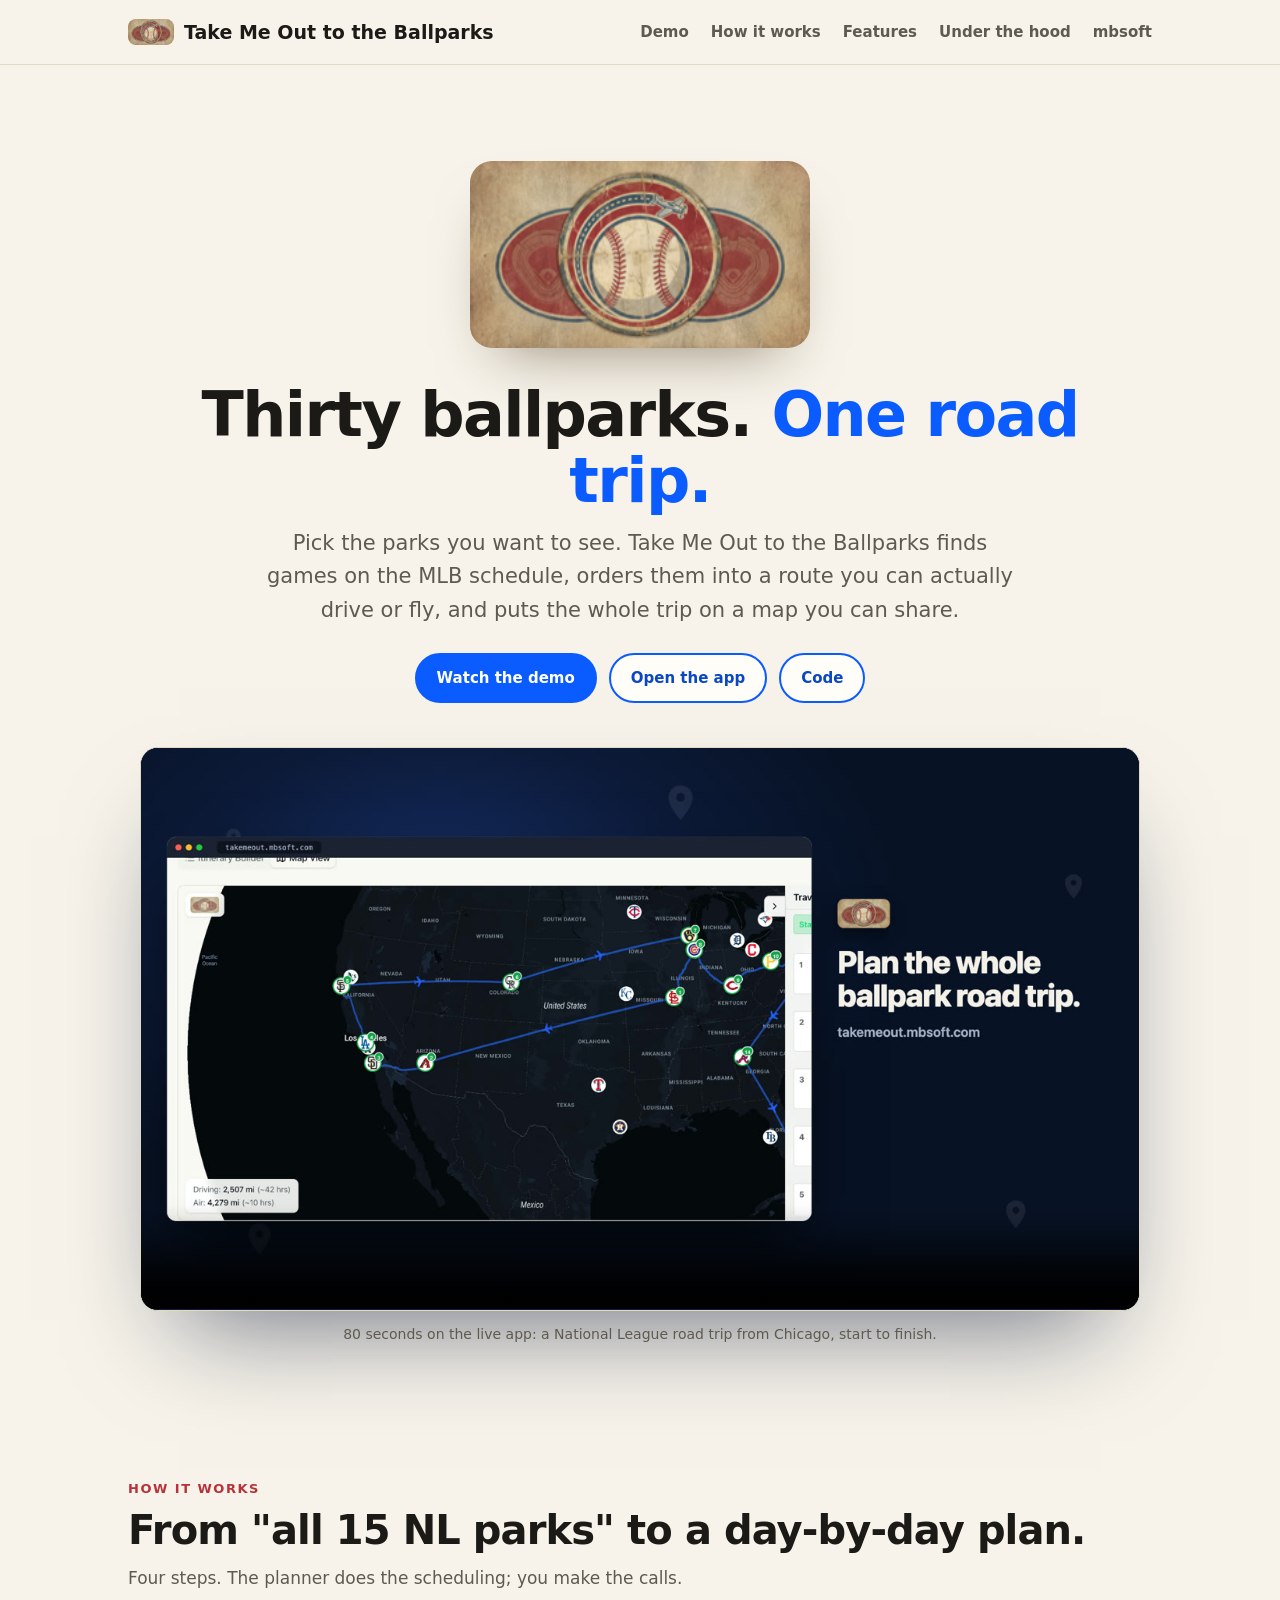
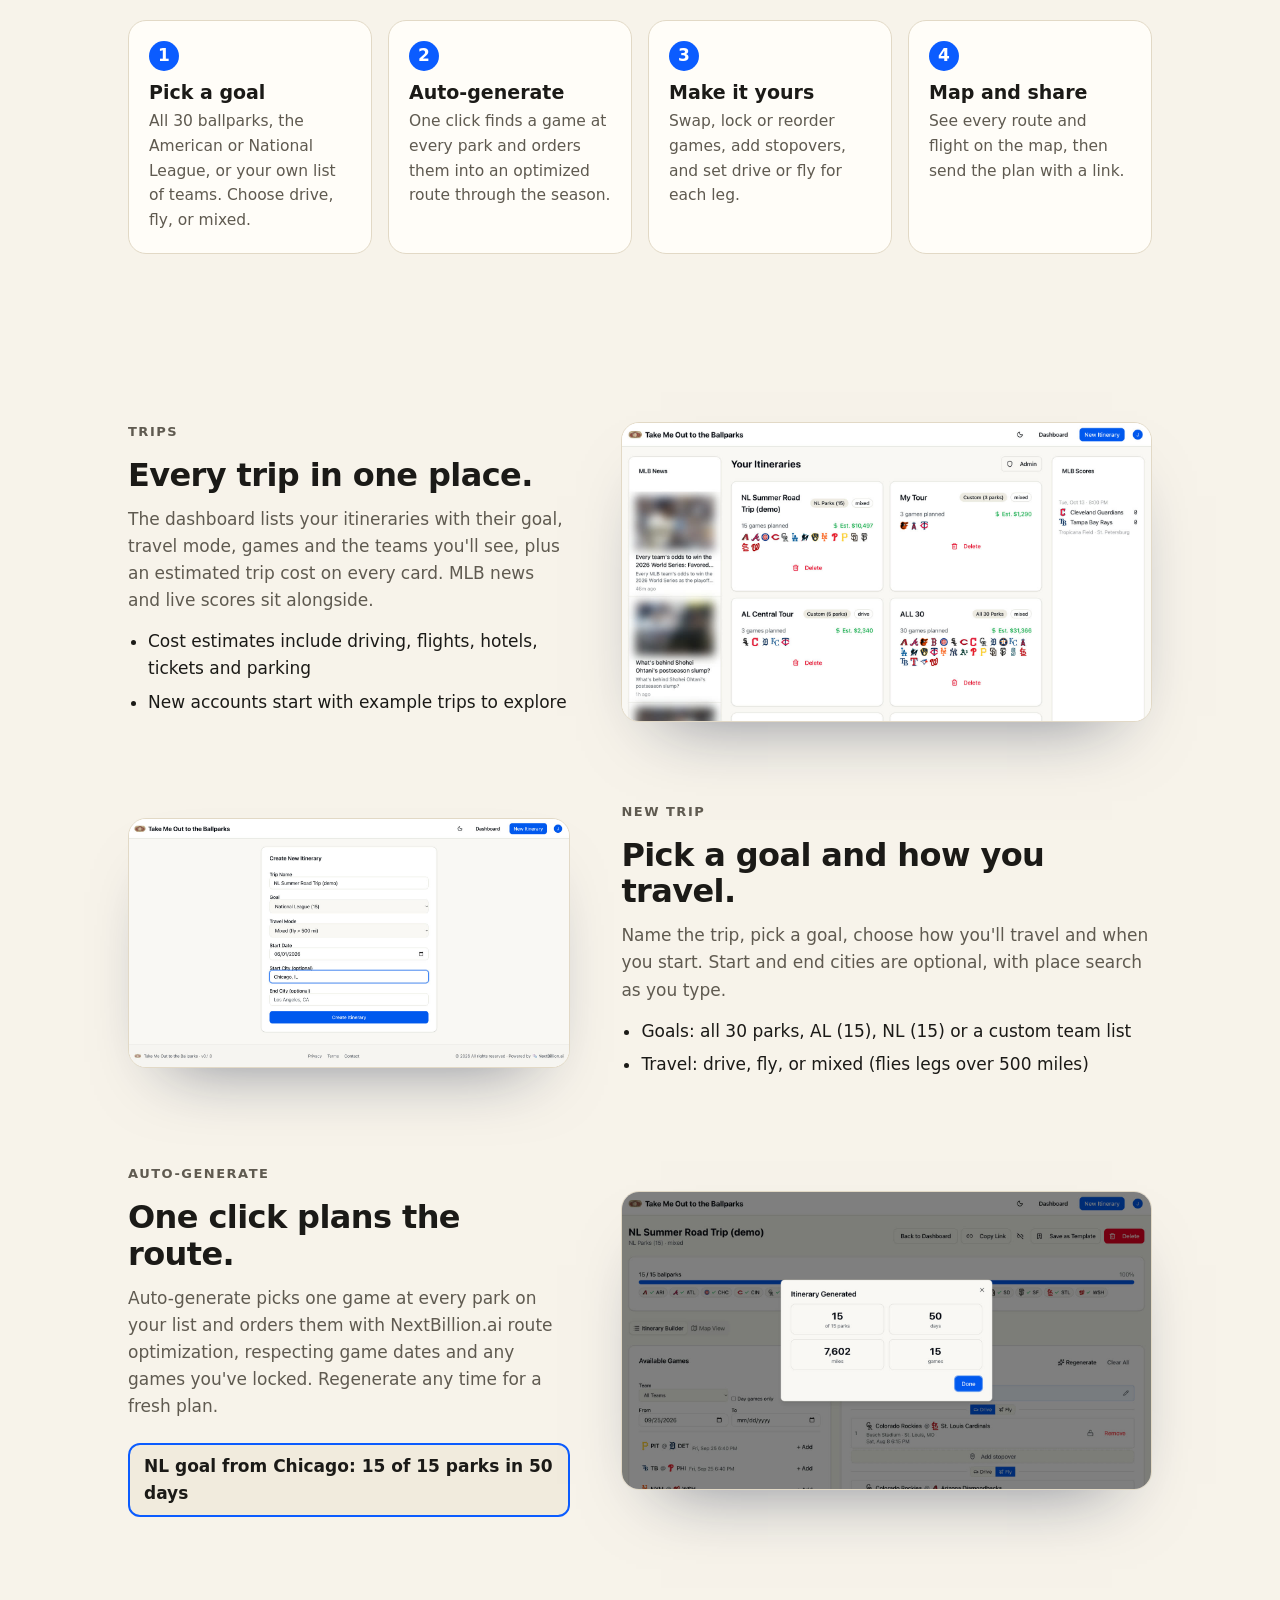
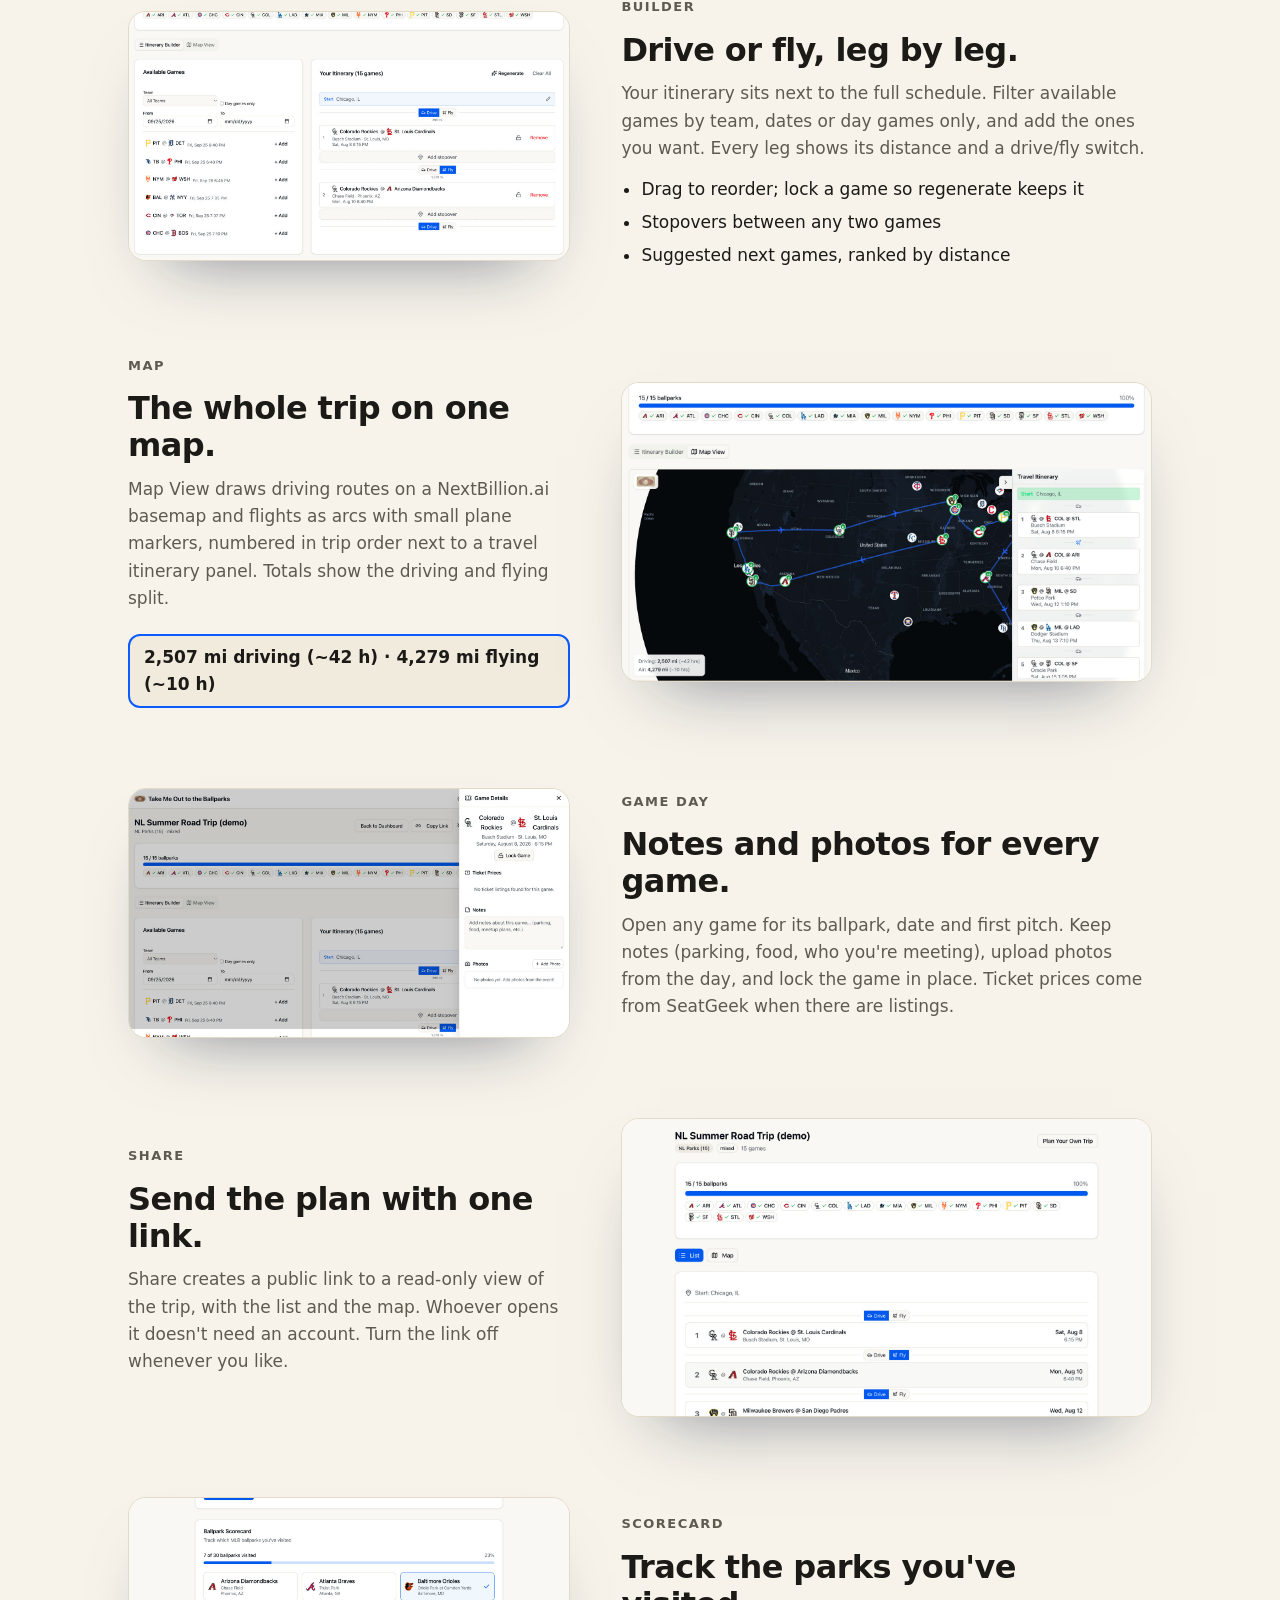
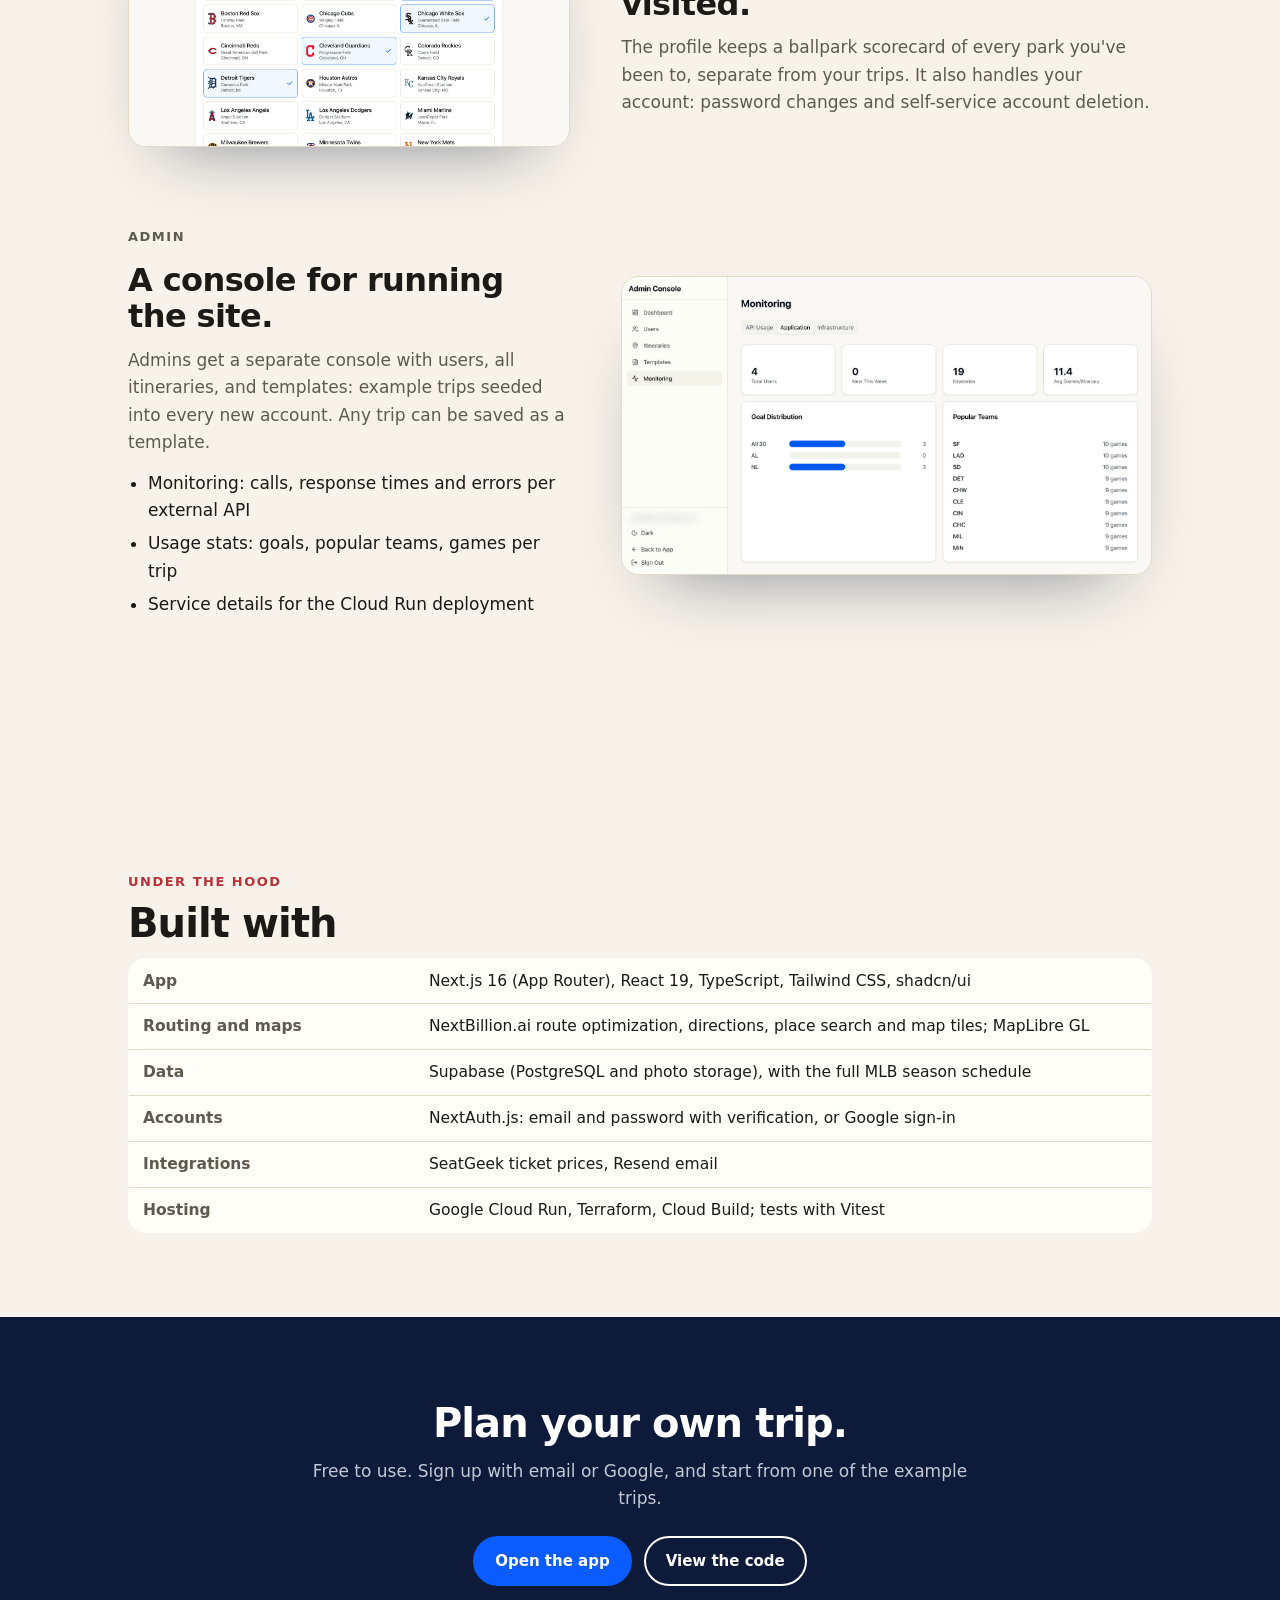
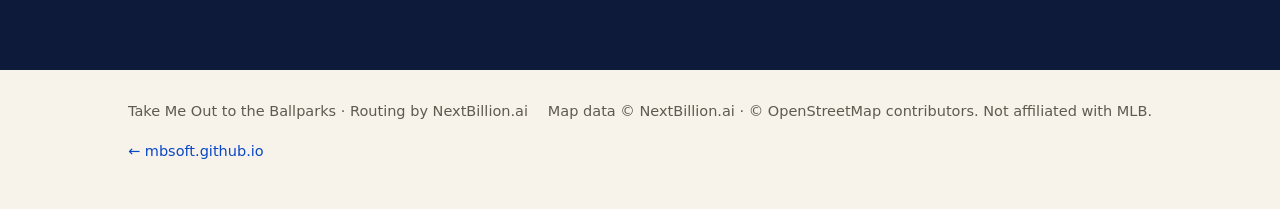
<file: take-me-out/index.html>
<!doctype html>
<html lang="en">
<head>
  <meta charset="utf-8">
  <meta name="viewport" content="width=device-width, initial-scale=1">
  <title>Take Me Out to the Ballparks · Plan your MLB ballpark road trip</title>
  <meta name="description" content="Plan an MLB ballpark road trip: pick a goal, auto-generate an optimized route across the season's schedule, then drive or fly leg by leg, see it on a map, and share it with one link.">
  <meta name="theme-color" content="#f7f3ea">
  <link rel="icon" type="image/png" href="assets/img/logo.png">
  <meta property="og:type" content="website">
  <meta property="og:title" content="Take Me Out to the Ballparks: plan your MLB ballpark road trip">
  <meta property="og:description" content="Pick a goal, auto-generate an optimized route through the MLB schedule, drive or fly leg by leg, and share the plan with one link.">
  <meta property="og:url" content="https://mbsoft.github.io/take-me-out/">
  <meta property="og:image" content="https://mbsoft.github.io/take-me-out/assets/img/og.jpg">
  <meta name="twitter:card" content="summary_large_image">
  <link rel="stylesheet" href="assets/site.css">
  <script src="../assets/js/analytics.js" defer></script>
</head>
<body>
<header class="top">
  <div class="wrap top-row">
    <a class="brand" href="#top" aria-label="Take Me Out to the Ballparks home"><img src="assets/img/logo.png" width="46" height="25" alt=""><span>Take Me Out to the Ballparks</span></a>
    <nav class="sections" aria-label="Sections">
      <a href="#demo">Demo</a>
      <a href="#how">How it works</a>
      <a href="#features">Features</a>
      <a href="#stack">Under the hood</a>
      <a href="https://mbsoft.github.io/">mbsoft</a>
    </nav>
  </div>
</header>

<main id="top">
  <div class="wrap hero">
    <img class="logo" src="assets/img/logo.png" width="340" height="188" alt="Take Me Out to the Ballparks logo: a vintage baseball inside a red and blue ring, with a small plane circling it">
    <h1>Thirty ballparks. <em>One road trip.</em></h1>
    <p class="lede">Pick the parks you want to see. Take Me Out to the Ballparks finds games on the MLB schedule, orders them into a route you can actually drive or fly, and puts the whole trip on a map you can share.</p>
    <div class="btns">
      <a class="btn btn-primary" href="#demo">Watch the demo</a>
      <a class="btn btn-ghost" href="https://takemeout.mbsoft.com/">Open the app</a>
      <a class="btn btn-ghost" href="https://github.com/mbsoft/take_me_out_to_all">Code</a>
    </div>
    <div class="video" id="demo">
      <video controls playsinline preload="none" poster="assets/img/poster.jpg">
        <source src="assets/video/take-me-out-demo.mp4" type="video/mp4">
        Your browser can't play this video. <a href="assets/video/take-me-out-demo.mp4">Download it</a>.
      </video>
    </div>
    <p class="cap">80 seconds on the live app: a National League road trip from Chicago, start to finish.</p>
  </div>

  <section id="how">
    <div class="wrap">
      <p class="eyebrow">How it works</p>
      <h2>From "all 15 NL parks" to a day-by-day plan.</h2>
      <p class="lede2">Four steps. The planner does the scheduling; you make the calls.</p>
      <ol class="steps">
        <li><h3>Pick a goal</h3><p>All 30 ballparks, the American or National League, or your own list of teams. Choose drive, fly, or mixed.</p></li>
        <li><h3>Auto-generate</h3><p>One click finds a game at every park and orders them into an optimized route through the season.</p></li>
        <li><h3>Make it yours</h3><p>Swap, lock or reorder games, add stopovers, and set drive or fly for each leg.</p></li>
        <li><h3>Map and share</h3><p>See every route and flight on the map, then send the plan with a link.</p></li>
      </ol>
    </div>
  </section>

  <section id="features">
    <div class="wrap">
      <div class="feature">
        <div>
          <p class="eyebrow">Trips</p>
          <h3>Every trip in one place.</h3>
          <p>The dashboard lists your itineraries with their goal, travel mode, games and the teams you'll see, plus an estimated trip cost on every card. MLB news and live scores sit alongside.</p>
          <ul>
            <li>Cost estimates include driving, flights, hotels, tickets and parking</li>
            <li>New accounts start with example trips to explore</li>
          </ul>
        </div>
        <div class="shot"><img src="assets/img/dashboard.jpg" width="1600" height="900" alt="The dashboard: itinerary cards with goal, travel mode, team logos and an estimated cost of $10,497 for the demo trip" loading="lazy"></div>
      </div>

      <div class="feature flip">
        <div>
          <p class="eyebrow">New trip</p>
          <h3>Pick a goal and how you travel.</h3>
          <p>Name the trip, pick a goal, choose how you'll travel and when you start. Start and end cities are optional, with place search as you type.</p>
          <ul>
            <li>Goals: all 30 parks, AL (15), NL (15) or a custom team list</li>
            <li>Travel: drive, fly, or mixed (flies legs over 500 miles)</li>
          </ul>
        </div>
        <div class="shot"><img src="assets/img/new.jpg" width="1600" height="900" alt="The Create New Itinerary form with trip name, goal set to National League, mixed travel, a start date and Chicago as the start city" loading="lazy"></div>
      </div>

      <div class="feature">
        <div>
          <p class="eyebrow">Auto-generate</p>
          <h3>One click plans the route.</h3>
          <p>Auto-generate picks one game at every park on your list and orders them with NextBillion.ai route optimization, respecting game dates and any games you've locked. Regenerate any time for a fresh plan.</p>
          <span class="stat">NL goal from Chicago: 15 of 15 parks in 50 days</span>
        </div>
        <div class="shot"><img src="assets/img/generated.jpg" width="1600" height="900" alt="The Itinerary Generated summary: 15 of 15 parks, 50 days, 7,602 miles, 15 games" loading="lazy"></div>
      </div>

      <div class="feature flip">
        <div>
          <p class="eyebrow">Builder</p>
          <h3>Drive or fly, leg by leg.</h3>
          <p>Your itinerary sits next to the full schedule. Filter available games by team, dates or day games only, and add the ones you want. Every leg shows its distance and a drive/fly switch.</p>
          <ul>
            <li>Drag to reorder; lock a game so regenerate keeps it</li>
            <li>Stopovers between any two games</li>
            <li>Suggested next games, ranked by distance</li>
          </ul>
        </div>
        <div class="shot"><img src="assets/img/builder.jpg" width="1600" height="900" alt="The itinerary builder: available games with filters on the left, the trip with drive and fly switches, leg distances, lock and stopover controls on the right" loading="lazy"></div>
      </div>

      <div class="feature">
        <div>
          <p class="eyebrow">Map</p>
          <h3>The whole trip on one map.</h3>
          <p>Map View draws driving routes on a NextBillion.ai basemap and flights as arcs with small plane markers, numbered in trip order next to a travel itinerary panel. Totals show the driving and flying split.</p>
          <span class="stat">2,507 mi driving (~42 h) · 4,279 mi flying (~10 h)</span>
        </div>
        <div class="shot"><img src="assets/img/map.jpg" width="1600" height="900" alt="Map View: numbered ballparks across the US connected by driving routes and flight arcs, with driving and air totals and the trip list beside the map" loading="lazy"></div>
      </div>

      <div class="feature flip">
        <div>
          <p class="eyebrow">Game day</p>
          <h3>Notes and photos for every game.</h3>
          <p>Open any game for its ballpark, date and first pitch. Keep notes (parking, food, who you're meeting), upload photos from the day, and lock the game in place. Ticket prices come from SeatGeek when there are listings.</p>
        </div>
        <div class="shot"><img src="assets/img/gamedetail.jpg" width="1600" height="900" alt="The Game Details panel for Rockies at Cardinals: Lock Game, ticket prices, notes and photos" loading="lazy"></div>
      </div>

      <div class="feature">
        <div>
          <p class="eyebrow">Share</p>
          <h3>Send the plan with one link.</h3>
          <p>Share creates a public link to a read-only view of the trip, with the list and the map. Whoever opens it doesn't need an account. Turn the link off whenever you like.</p>
        </div>
        <div class="shot"><img src="assets/img/share.jpg" width="1600" height="900" alt="The public share view of the demo trip, opened without signing in, with List and Map tabs" loading="lazy"></div>
      </div>

      <div class="feature flip">
        <div>
          <p class="eyebrow">Scorecard</p>
          <h3>Track the parks you've visited.</h3>
          <p>The profile keeps a ballpark scorecard of every park you've been to, separate from your trips. It also handles your account: password changes and self-service account deletion.</p>
        </div>
        <div class="shot"><img src="assets/img/scorecard.jpg" width="1600" height="900" alt="The Ballpark Scorecard: 7 of 30 ballparks visited, with each team's ballpark as a card" loading="lazy"></div>
      </div>

      <div class="feature">
        <div>
          <p class="eyebrow">Admin</p>
          <h3>A console for running the site.</h3>
          <p>Admins get a separate console with users, all itineraries, and templates: example trips seeded into every new account. Any trip can be saved as a template.</p>
          <ul>
            <li>Monitoring: calls, response times and errors per external API</li>
            <li>Usage stats: goals, popular teams, games per trip</li>
            <li>Service details for the Cloud Run deployment</li>
          </ul>
        </div>
        <div class="shot"><img src="assets/img/monitoring-app.jpg" width="1600" height="900" alt="Admin monitoring: total users, itineraries, average games per itinerary, goal distribution and popular teams" loading="lazy"></div>
      </div>
    </div>
  </section>

  <section id="stack">
    <div class="wrap">
      <p class="eyebrow">Under the hood</p>
      <h2>Built with</h2>
      <table class="stack">
        <tr><th>App</th><td>Next.js 16 (App Router), React 19, TypeScript, Tailwind CSS, shadcn/ui</td></tr>
        <tr><th>Routing and maps</th><td>NextBillion.ai route optimization, directions, place search and map tiles; MapLibre GL</td></tr>
        <tr><th>Data</th><td>Supabase (PostgreSQL and photo storage), with the full MLB season schedule</td></tr>
        <tr><th>Accounts</th><td>NextAuth.js: email and password with verification, or Google sign-in</td></tr>
        <tr><th>Integrations</th><td>SeatGeek ticket prices, Resend email</td></tr>
        <tr><th>Hosting</th><td>Google Cloud Run, Terraform, Cloud Build; tests with Vitest</td></tr>
      </table>
    </div>
  </section>

  <section class="cta">
    <div class="wrap">
      <h2>Plan your own trip.</h2>
      <p class="lede2">Free to use. Sign up with email or Google, and start from one of the example trips.</p>
      <div class="btns">
        <a class="btn btn-primary" href="https://takemeout.mbsoft.com/">Open the app</a>
        <a class="btn btn-ghost" href="https://github.com/mbsoft/take_me_out_to_all">View the code</a>
      </div>
    </div>
  </section>
</main>

<footer>
  <div class="wrap row">
    <span>Take Me Out to the Ballparks · Routing by NextBillion.ai</span>
    <span>Map data © NextBillion.ai · © OpenStreetMap contributors. Not affiliated with MLB.</span>
    <a href="https://mbsoft.github.io/">← mbsoft.github.io</a>
  </div>
</footer>
</body>
</html>
</file>
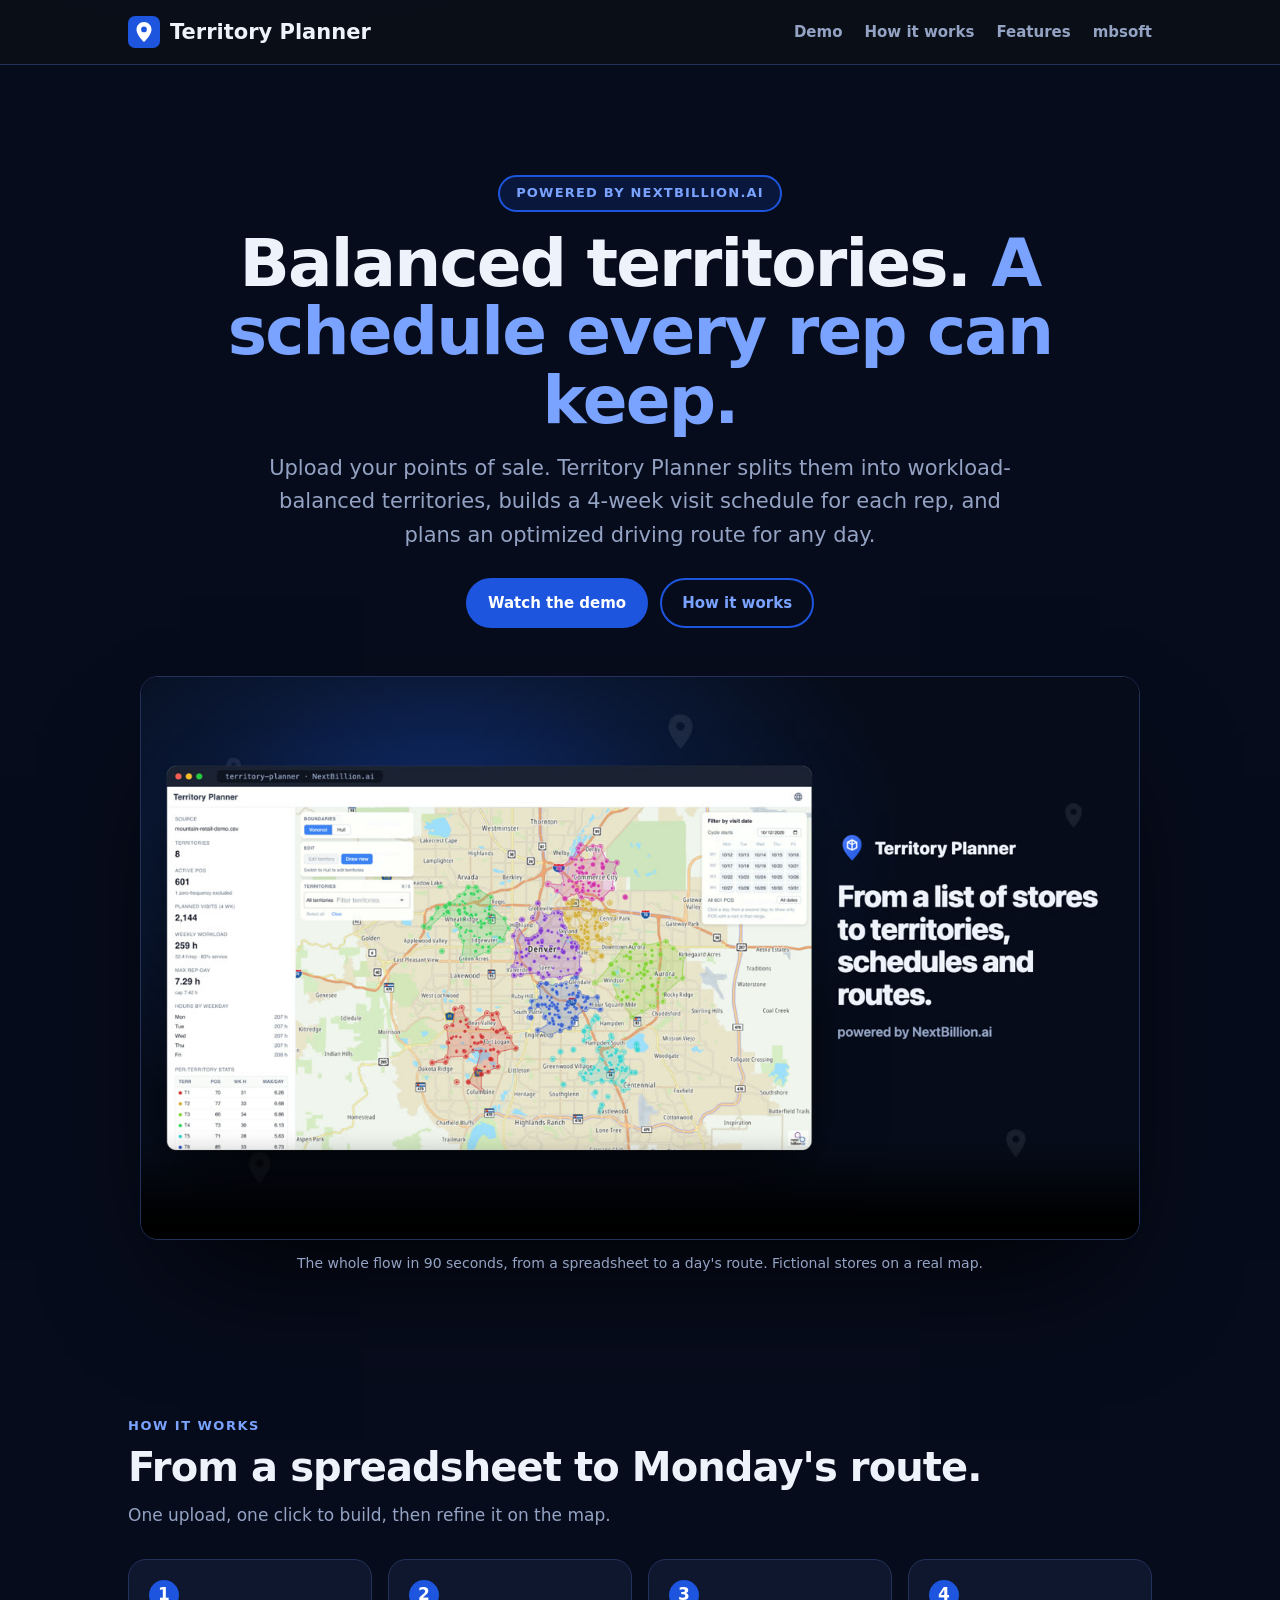
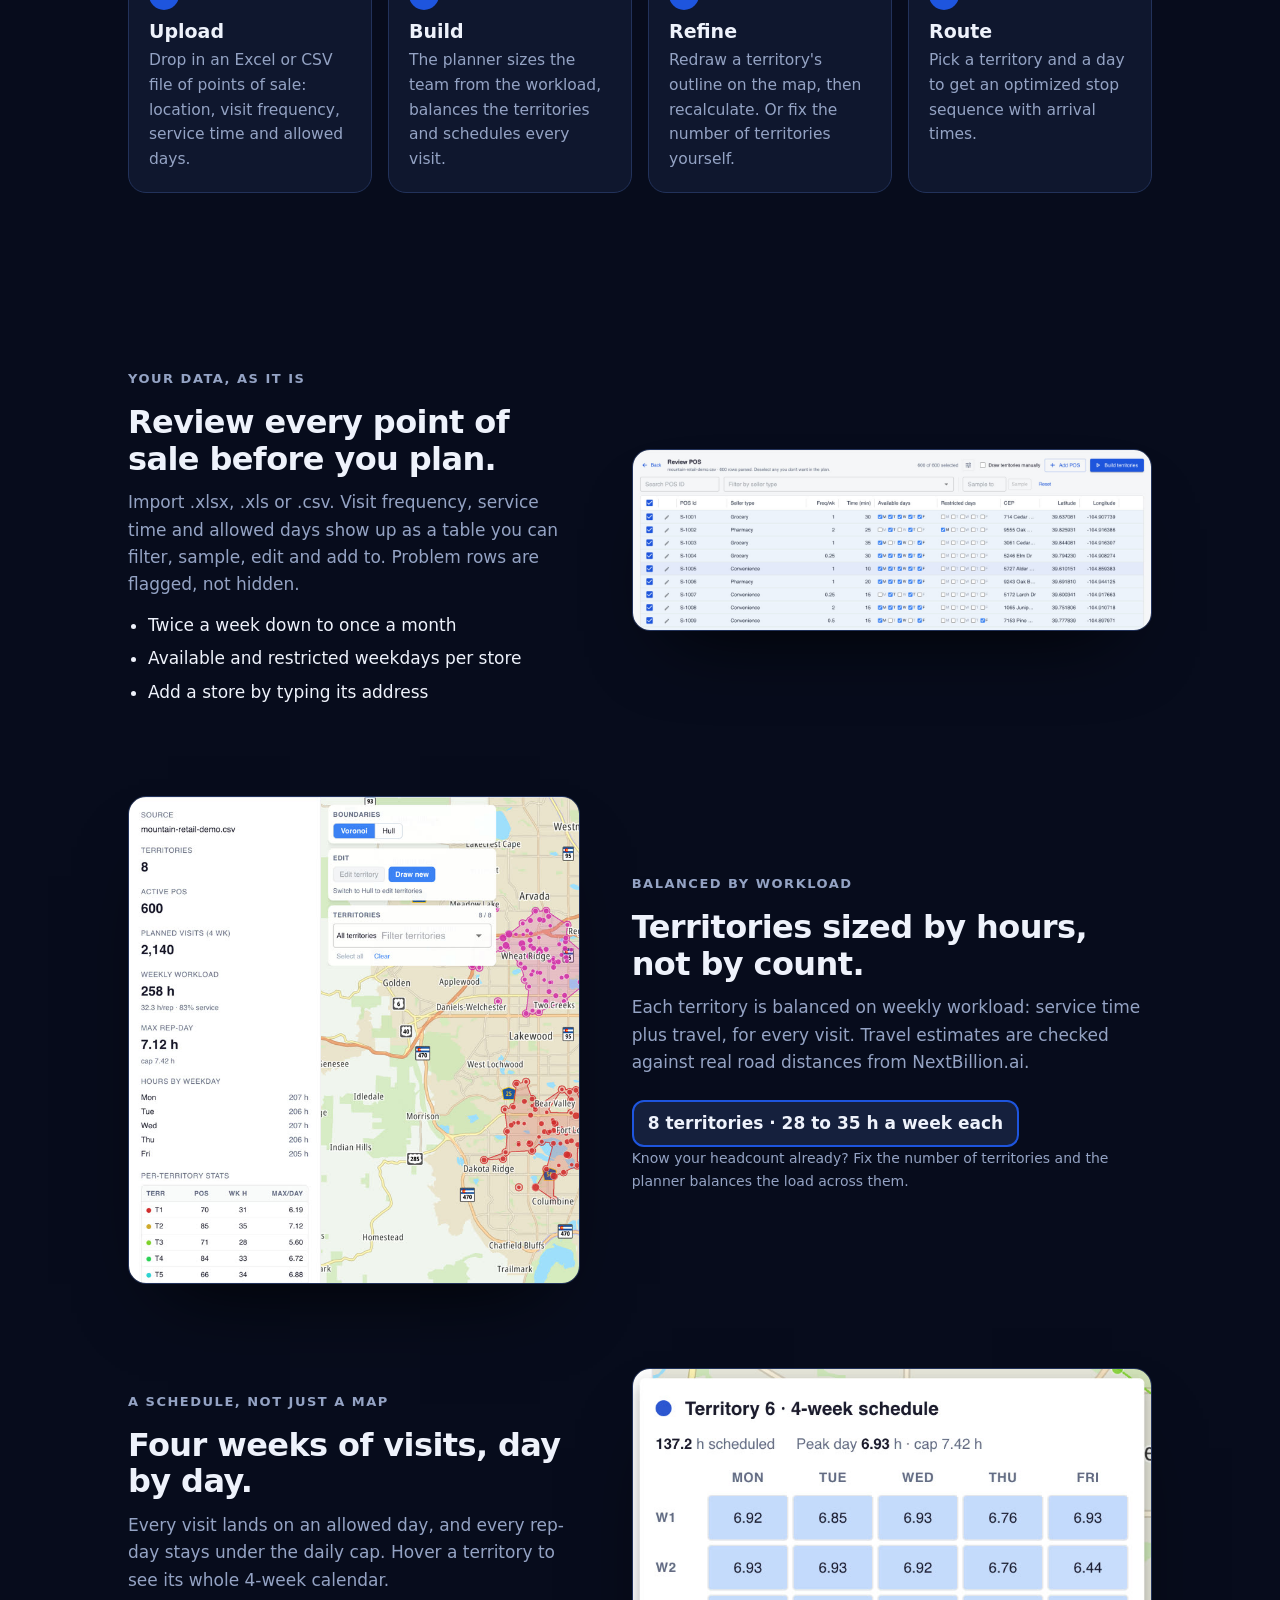
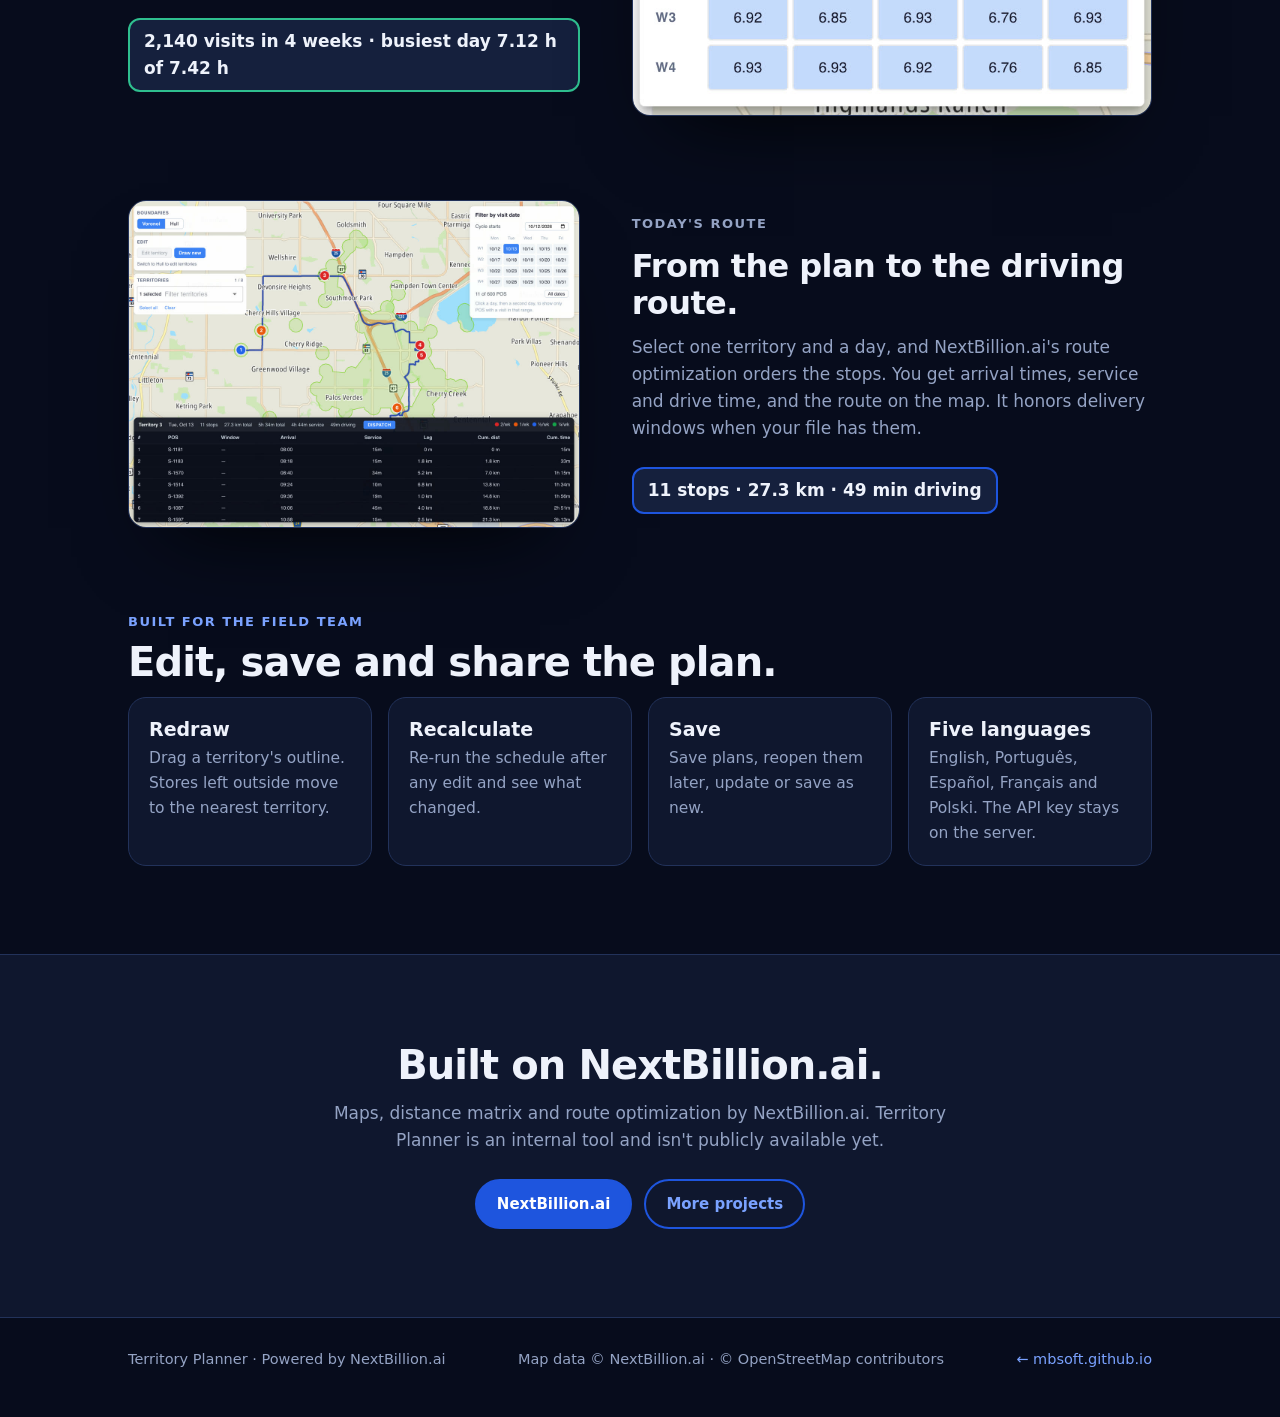
<file: territory-planner/index.html>
<!doctype html>
<html lang="en">
<head>
  <meta charset="utf-8">
  <meta name="viewport" content="width=device-width, initial-scale=1">
  <title>Territory Planner · Balanced sales territories and visit schedules</title>
  <meta name="description" content="Territory Planner turns a list of points of sale into balanced sales territories, a 4-week visit schedule per rep, and an optimized driving route for any day. Powered by NextBillion.ai.">
  <meta name="theme-color" content="#070c1c">
  <link rel="icon" type="image/svg+xml" href="assets/img/logo.svg">
  <meta property="og:type" content="website">
  <meta property="og:title" content="Territory Planner: balanced territories, visit schedules and routes">
  <meta property="og:description" content="Upload your points of sale. Get balanced territories, a 4-week visit schedule per rep, and an optimized route for any day. Powered by NextBillion.ai.">
  <meta property="og:url" content="https://mbsoft.github.io/territory-planner/">
  <meta property="og:image" content="https://mbsoft.github.io/territory-planner/assets/img/og.jpg">
  <meta name="twitter:card" content="summary_large_image">
  <link rel="stylesheet" href="assets/site.css">
  <script src="../assets/js/analytics.js" defer></script>
</head>
<body>
<header class="top">
  <div class="wrap top-row">
    <a class="brand" href="#top" aria-label="Territory Planner home"><img src="assets/img/logo.svg" width="32" height="32" alt=""><span>Territory Planner</span></a>
    <nav class="sections" aria-label="Sections">
      <a href="#demo">Demo</a>
      <a href="#how">How it works</a>
      <a href="#features">Features</a>
      <a href="https://mbsoft.github.io/">mbsoft</a>
    </nav>
  </div>
</header>

<main id="top">
  <div class="wrap hero">
    <span class="pill">Powered by NextBillion.ai</span>
    <h1>Balanced territories. <em>A schedule every rep can keep.</em></h1>
    <p class="lede">Upload your points of sale. Territory Planner splits them into workload-balanced territories, builds a 4-week visit schedule for each rep, and plans an optimized driving route for any day.</p>
    <div class="btns">
      <a class="btn btn-primary" href="#demo">Watch the demo</a>
      <a class="btn btn-ghost" href="#how">How it works</a>
    </div>
    <div class="video" id="demo">
      <video controls playsinline preload="none" poster="assets/img/poster.jpg">
        <source src="assets/video/walkthrough.mp4" type="video/mp4">
        Your browser can't play this video. <a href="assets/video/walkthrough.mp4">Download it</a>.
      </video>
    </div>
    <p class="cap">The whole flow in 90 seconds, from a spreadsheet to a day's route. Fictional stores on a real map.</p>
  </div>

  <section id="how">
    <div class="wrap">
      <p class="eyebrow">How it works</p>
      <h2>From a spreadsheet to Monday's route.</h2>
      <p class="lede2">One upload, one click to build, then refine it on the map.</p>
      <ol class="steps">
        <li><h3>Upload</h3><p>Drop in an Excel or CSV file of points of sale: location, visit frequency, service time and allowed days.</p></li>
        <li><h3>Build</h3><p>The planner sizes the team from the workload, balances the territories and schedules every visit.</p></li>
        <li><h3>Refine</h3><p>Redraw a territory's outline on the map, then recalculate. Or fix the number of territories yourself.</p></li>
        <li><h3>Route</h3><p>Pick a territory and a day to get an optimized stop sequence with arrival times.</p></li>
      </ol>
    </div>
  </section>

  <section id="features">
    <div class="wrap">
      <div class="feature">
        <div>
          <p class="eyebrow">Your data, as it is</p>
          <h3>Review every point of sale before you plan.</h3>
          <p>Import .xlsx, .xls or .csv. Visit frequency, service time and allowed days show up as a table you can filter, sample, edit and add to. Problem rows are flagged, not hidden.</p>
          <ul>
            <li>Twice a week down to once a month</li>
            <li>Available and restricted weekdays per store</li>
            <li>Add a store by typing its address</li>
          </ul>
        </div>
        <div class="shot"><img src="assets/img/review.jpg" width="1440" height="500" alt="The Review POS table with store IDs, seller types, visit frequency, service time and available days" loading="lazy"></div>
      </div>

      <div class="feature flip">
        <div>
          <p class="eyebrow">Balanced by workload</p>
          <h3>Territories sized by hours, not by count.</h3>
          <p>Each territory is balanced on weekly workload: service time plus travel, for every visit. Travel estimates are checked against real road distances from NextBillion.ai.</p>
          <span class="stat">8 territories · 28 to 35 h a week each</span>
          <p class="note">Know your headcount already? Fix the number of territories and the planner balances the load across them.</p>
        </div>
        <div class="shot"><img src="assets/img/balance.jpg" width="750" height="810" alt="Plan stats: 8 territories, 600 stores, 258 weekly hours, busiest rep-day 7.12 of 7.42 hours, and per-territory stores and weekly hours" loading="lazy"></div>
      </div>

      <div class="feature">
        <div>
          <p class="eyebrow">A schedule, not just a map</p>
          <h3>Four weeks of visits, day by day.</h3>
          <p>Every visit lands on an allowed day, and every rep-day stays under the daily cap. Hover a territory to see its whole 4-week calendar.</p>
          <span class="stat ok">2,140 visits in 4 weeks · busiest day 7.12 h of 7.42 h</span>
        </div>
        <div class="shot"><img src="assets/img/schedule.jpg" width="780" height="520" alt="A territory's 4-week by Monday to Friday load calendar, every day under the 7.42 hour cap" loading="lazy"></div>
      </div>

      <div class="feature flip">
        <div>
          <p class="eyebrow">Today's route</p>
          <h3>From the plan to the driving route.</h3>
          <p>Select one territory and a day, and NextBillion.ai's route optimization orders the stops. You get arrival times, service and drive time, and the route on the map. It honors delivery windows when your file has them.</p>
          <span class="stat">11 stops · 27.3 km · 49 min driving</span>
        </div>
        <div class="shot"><img src="assets/img/route.jpg" width="1200" height="868" alt="An optimized route for one territory on a Tuesday, with numbered stops on the map and a stop table" loading="lazy"></div>
      </div>

      <p class="eyebrow">Built for the field team</p>
      <h2>Edit, save and share the plan.</h2>
      <ol class="steps extras">
        <li><h3>Redraw</h3><p>Drag a territory's outline. Stores left outside move to the nearest territory.</p></li>
        <li><h3>Recalculate</h3><p>Re-run the schedule after any edit and see what changed.</p></li>
        <li><h3>Save</h3><p>Save plans, reopen them later, update or save as new.</p></li>
        <li><h3>Five languages</h3><p>English, Português, Español, Français and Polski. The API key stays on the server.</p></li>
      </ol>
    </div>
  </section>

  <section class="cta">
    <div class="wrap">
      <h2>Built on NextBillion.ai.</h2>
      <p class="lede2" style="margin: 0 auto 24px">Maps, distance matrix and route optimization by NextBillion.ai. Territory Planner is an internal tool and isn't publicly available yet.</p>
      <div class="btns">
        <a class="btn btn-primary" href="https://nextbillion.ai/">NextBillion.ai</a>
        <a class="btn btn-ghost" href="https://mbsoft.github.io/">More projects</a>
      </div>
    </div>
  </section>
</main>

<footer>
  <div class="wrap row">
    <span>Territory Planner · Powered by NextBillion.ai</span>
    <span>Map data © NextBillion.ai · © OpenStreetMap contributors</span>
    <a href="https://mbsoft.github.io/">← mbsoft.github.io</a>
  </div>
</footer>
</body>
</html>
</file>
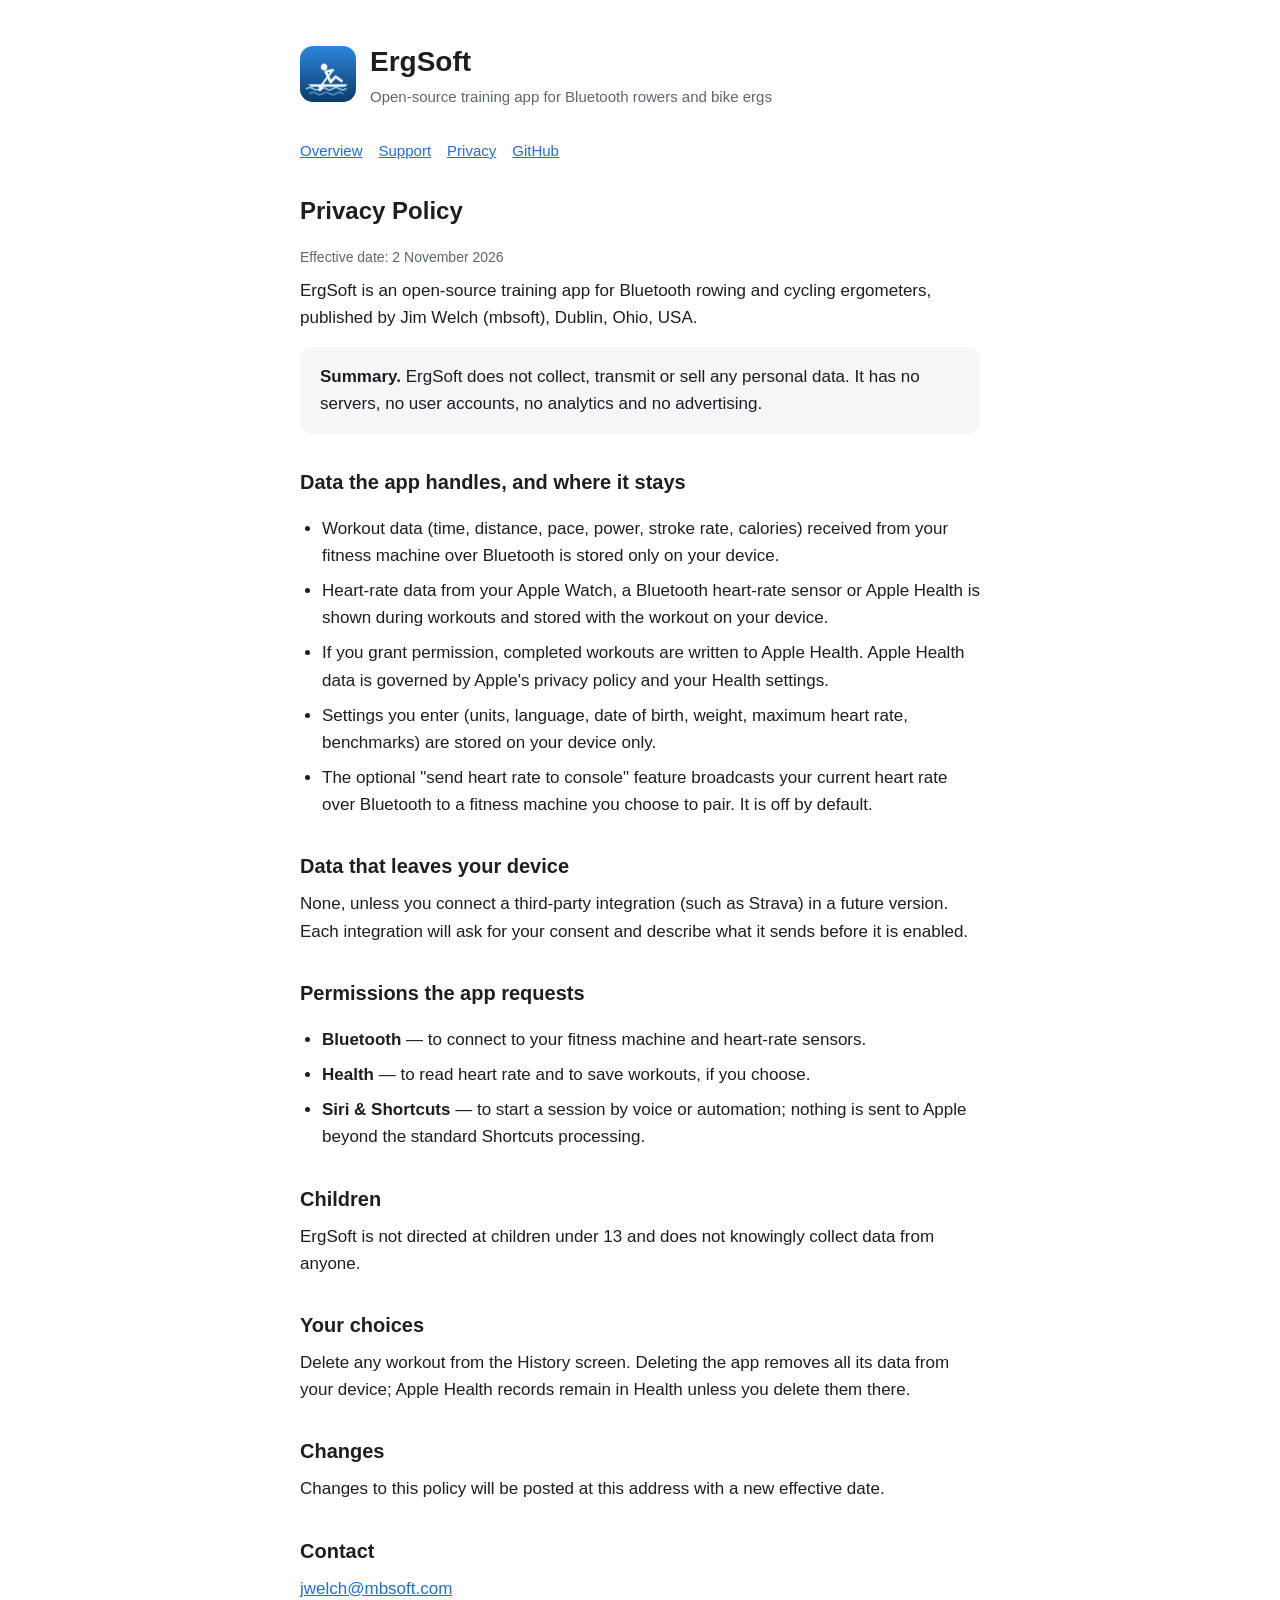
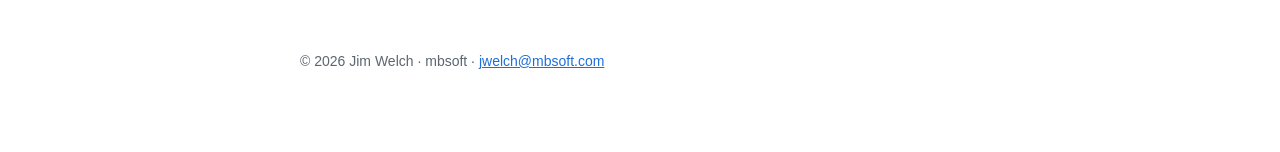
<file: ergsoft/privacy/index.html>
<!doctype html><html lang="en"><head><meta charset="utf-8"><meta name="viewport" content="width=device-width,initial-scale=1">
<title>Privacy Policy — ErgSoft</title><meta name="description" content="ErgSoft privacy policy: no data collected, everything stays on your device."><link rel="icon" href="/ergsoft/icon.png"><style>
:root{color-scheme:light dark;--bg:#fff;--fg:#1b1f23;--muted:#5b6670;--link:#1e6fd9;--card:#f4f6f8}
@media(prefers-color-scheme:dark){:root{--bg:#0f1418;--fg:#e8ecef;--muted:#9aa6b1;--link:#6cb0ff;--card:#182027}}
*{box-sizing:border-box}body{margin:0;background:var(--bg);color:var(--fg);font:17px/1.6 -apple-system,BlinkMacSystemFont,"Segoe UI",Roboto,Helvetica,Arial,sans-serif}
main{max-width:720px;margin:0 auto;padding:40px 20px 80px}header{display:flex;align-items:center;gap:14px;margin-bottom:28px}
header img{width:56px;height:56px;border-radius:13px}header h1{font-size:28px;margin:0}header p{margin:0;color:var(--muted);font-size:15px}
h2{font-size:20px;margin:32px 0 8px}p,li{margin:8px 0}a{color:var(--link)}ul{padding-left:22px}
.meta{color:var(--muted);font-size:14px}nav a{margin-right:16px;font-size:15px}
.card{background:var(--card);border-radius:12px;padding:16px 20px;margin:16px 0}footer{margin-top:48px;color:var(--muted);font-size:14px}
</style></head>
<body><main>
<header><img src="/ergsoft/icon.png" alt=""><div><h1>ErgSoft</h1><p>Open-source training app for Bluetooth rowers and bike ergs</p></div></header>
<nav><a href="/ergsoft/">Overview</a><a href="/ergsoft/support/">Support</a><a href="/ergsoft/privacy/">Privacy</a><a href="https://github.com/mbsoft/ergsoft">GitHub</a></nav>
<h1 style="font-size:24px;margin-top:28px">Privacy Policy</h1>
<p class="meta">Effective date: 2 November 2026</p>
<p>ErgSoft is an open-source training app for Bluetooth rowing and cycling ergometers, published by Jim Welch (mbsoft), Dublin, Ohio, USA.</p>
<div class="card"><strong>Summary.</strong> ErgSoft does not collect, transmit or sell any personal data. It has no servers, no user accounts, no analytics and no advertising.</div>
<h2>Data the app handles, and where it stays</h2>
<ul>
<li>Workout data (time, distance, pace, power, stroke rate, calories) received from your fitness machine over Bluetooth is stored only on your device.</li>
<li>Heart-rate data from your Apple Watch, a Bluetooth heart-rate sensor or Apple Health is shown during workouts and stored with the workout on your device.</li>
<li>If you grant permission, completed workouts are written to Apple Health. Apple Health data is governed by Apple's privacy policy and your Health settings.</li>
<li>Settings you enter (units, language, date of birth, weight, maximum heart rate, benchmarks) are stored on your device only.</li>
<li>The optional "send heart rate to console" feature broadcasts your current heart rate over Bluetooth to a fitness machine you choose to pair. It is off by default.</li>
</ul>
<h2>Data that leaves your device</h2>
<p>None, unless you connect a third-party integration (such as Strava) in a future version. Each integration will ask for your consent and describe what it sends before it is enabled.</p>
<h2>Permissions the app requests</h2>
<ul>
<li><strong>Bluetooth</strong> — to connect to your fitness machine and heart-rate sensors.</li>
<li><strong>Health</strong> — to read heart rate and to save workouts, if you choose.</li>
<li><strong>Siri &amp; Shortcuts</strong> — to start a session by voice or automation; nothing is sent to Apple beyond the standard Shortcuts processing.</li>
</ul>
<h2>Children</h2>
<p>ErgSoft is not directed at children under 13 and does not knowingly collect data from anyone.</p>
<h2>Your choices</h2>
<p>Delete any workout from the History screen. Deleting the app removes all its data from your device; Apple Health records remain in Health unless you delete them there.</p>
<h2>Changes</h2>
<p>Changes to this policy will be posted at this address with a new effective date.</p>
<h2>Contact</h2>
<p><a href="mailto:jwelch@mbsoft.com">jwelch@mbsoft.com</a></p>
<footer>© 2026 Jim Welch · mbsoft · <a href="mailto:jwelch@mbsoft.com">jwelch@mbsoft.com</a></footer>
</main></body></html>
</file>
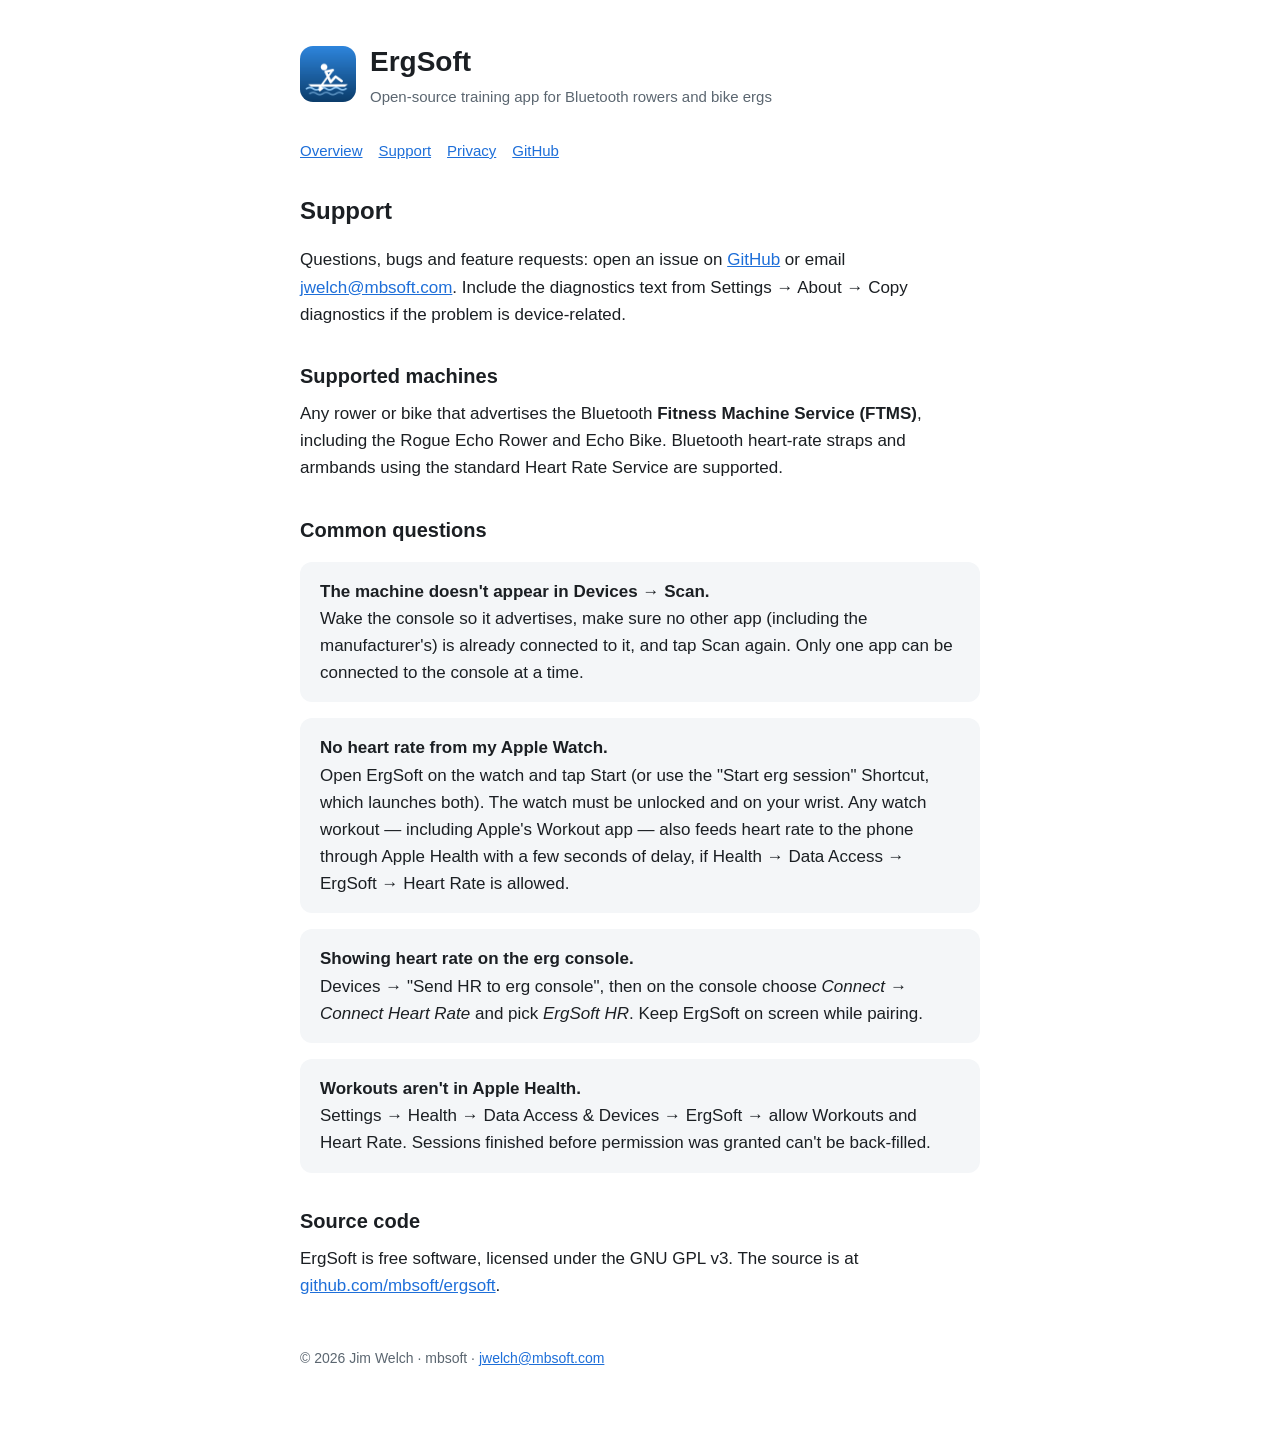
<file: ergsoft/support/index.html>
<!doctype html><html lang="en"><head><meta charset="utf-8"><meta name="viewport" content="width=device-width,initial-scale=1">
<title>Support — ErgSoft</title><meta name="description" content="ErgSoft support: supported machines, Apple Watch heart rate, console pairing, Apple Health."><link rel="icon" href="/ergsoft/icon.png"><style>
:root{color-scheme:light dark;--bg:#fff;--fg:#1b1f23;--muted:#5b6670;--link:#1e6fd9;--card:#f4f6f8}
@media(prefers-color-scheme:dark){:root{--bg:#0f1418;--fg:#e8ecef;--muted:#9aa6b1;--link:#6cb0ff;--card:#182027}}
*{box-sizing:border-box}body{margin:0;background:var(--bg);color:var(--fg);font:17px/1.6 -apple-system,BlinkMacSystemFont,"Segoe UI",Roboto,Helvetica,Arial,sans-serif}
main{max-width:720px;margin:0 auto;padding:40px 20px 80px}header{display:flex;align-items:center;gap:14px;margin-bottom:28px}
header img{width:56px;height:56px;border-radius:13px}header h1{font-size:28px;margin:0}header p{margin:0;color:var(--muted);font-size:15px}
h2{font-size:20px;margin:32px 0 8px}p,li{margin:8px 0}a{color:var(--link)}ul{padding-left:22px}
.meta{color:var(--muted);font-size:14px}nav a{margin-right:16px;font-size:15px}
.card{background:var(--card);border-radius:12px;padding:16px 20px;margin:16px 0}footer{margin-top:48px;color:var(--muted);font-size:14px}
</style></head>
<body><main>
<header><img src="/ergsoft/icon.png" alt=""><div><h1>ErgSoft</h1><p>Open-source training app for Bluetooth rowers and bike ergs</p></div></header>
<nav><a href="/ergsoft/">Overview</a><a href="/ergsoft/support/">Support</a><a href="/ergsoft/privacy/">Privacy</a><a href="https://github.com/mbsoft/ergsoft">GitHub</a></nav>
<h1 style="font-size:24px;margin-top:28px">Support</h1>
<p>Questions, bugs and feature requests: open an issue on <a href="https://github.com/mbsoft/ergsoft/issues">GitHub</a> or email <a href="mailto:jwelch@mbsoft.com?subject=ErgSoft%20support">jwelch@mbsoft.com</a>. Include the diagnostics text from Settings → About → Copy diagnostics if the problem is device-related.</p>
<h2>Supported machines</h2>
<p>Any rower or bike that advertises the Bluetooth <strong>Fitness Machine Service (FTMS)</strong>, including the Rogue Echo Rower and Echo Bike. Bluetooth heart-rate straps and armbands using the standard Heart Rate Service are supported.</p>
<h2>Common questions</h2>
<div class="card"><strong>The machine doesn't appear in Devices → Scan.</strong><br>Wake the console so it advertises, make sure no other app (including the manufacturer's) is already connected to it, and tap Scan again. Only one app can be connected to the console at a time.</div>
<div class="card"><strong>No heart rate from my Apple Watch.</strong><br>Open ErgSoft on the watch and tap Start (or use the "Start erg session" Shortcut, which launches both). The watch must be unlocked and on your wrist. Any watch workout — including Apple's Workout app — also feeds heart rate to the phone through Apple Health with a few seconds of delay, if Health → Data Access → ErgSoft → Heart Rate is allowed.</div>
<div class="card"><strong>Showing heart rate on the erg console.</strong><br>Devices → "Send HR to erg console", then on the console choose <em>Connect → Connect Heart Rate</em> and pick <em>ErgSoft HR</em>. Keep ErgSoft on screen while pairing.</div>
<div class="card"><strong>Workouts aren't in Apple Health.</strong><br>Settings → Health → Data Access &amp; Devices → ErgSoft → allow Workouts and Heart Rate. Sessions finished before permission was granted can't be back-filled.</div>
<h2>Source code</h2>
<p>ErgSoft is free software, licensed under the GNU GPL v3. The source is at <a href="https://github.com/mbsoft/ergsoft">github.com/mbsoft/ergsoft</a>.</p>
<footer>© 2026 Jim Welch · mbsoft · <a href="mailto:jwelch@mbsoft.com">jwelch@mbsoft.com</a></footer>
</main></body></html>
</file>
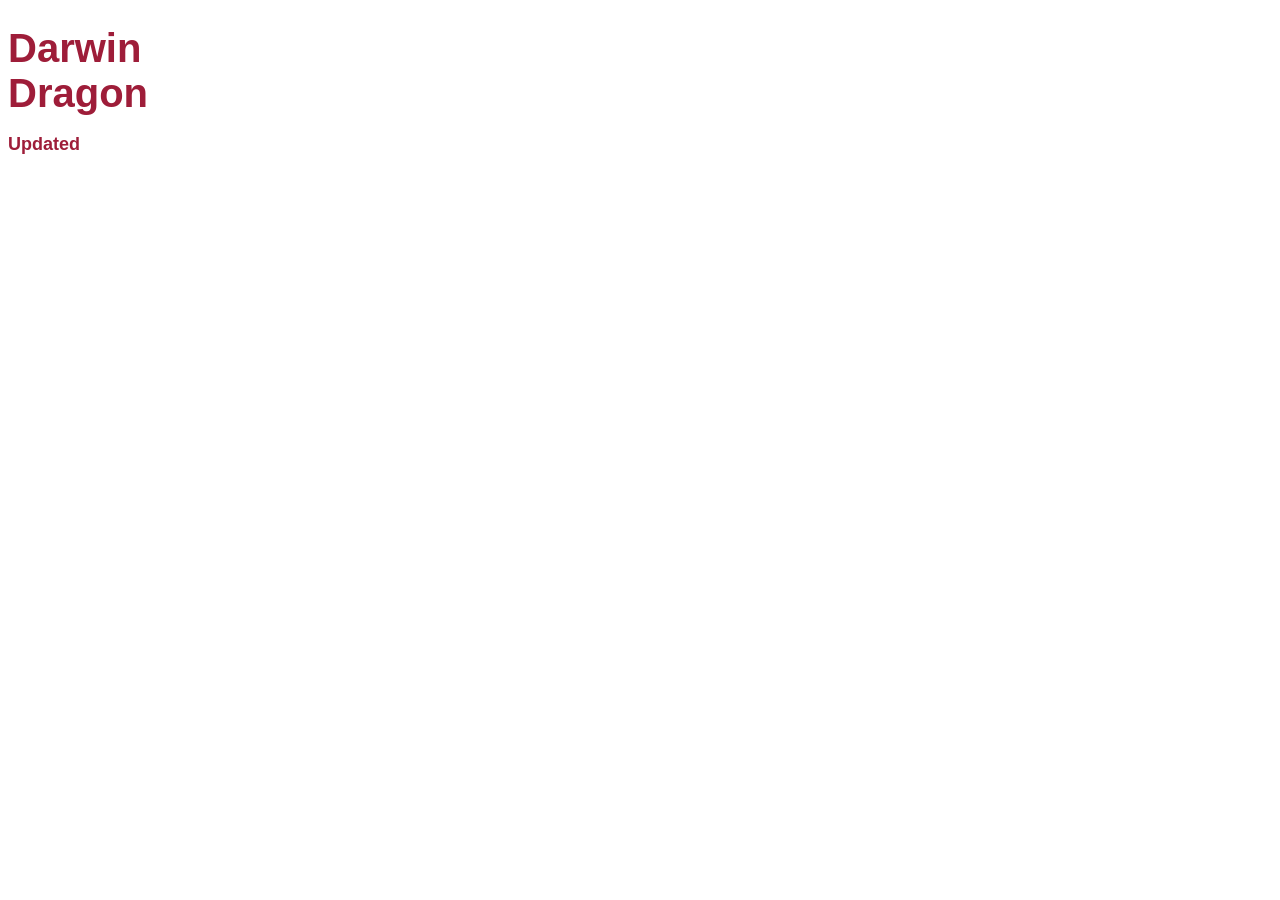
<file: stats.html>
<html lang="en">
	<head>
		<meta charset="UTF-8">
		<title>Aggregate Stats</title>
		<link href="https://fonts.googleapis.com/css?family=Lato:300,400,400italic,700,700italic" rel="stylesheet">
				<style>
					.hexbin-hexagon {
						stroke: #000;
						stroke-width: .5px;
					}
					.hexbin-container:hover .hexbin-hexagon {
						transition: 1200ms;
						stroke: orange;
						stroke-width: 6px;
						stroke-opacity: 1;
					}
				
					.hexbin-tooltip {
						padding: 8px;
						border-radius: 4px;
						border: 1px solid black;
						background-color: white;
					}
					.hexbin-rssi {
						font-family: 'Courier New', Courier, monospace;
						font-size: large;
						color:black;
					}
				</style>
	  <script src="assets/js/analytics.js" defer></script>
</head>
	<body>

        <div id="gig">
            <!-- <label style="color: #12117e;font-family: 'Courier New', Courier, monospace;font-weight:bold;font-size:96px">Total Rentals</label><br> -->
            <span class="countGig" style="color: #9e1d39;font-family: NotoSans,Lucida Grande,Lucida Sans Unicode,sans-serif;;font-weight:bold;font-size:150px"></span><br>
            <label style="color: #9e1d39;font-family: NotoSans,Lucida Grande,Lucida Sans Unicode,sans-serif;;font-weight:bold;font-size:40px">Darwin</label><span class="countFleet1" style="margin-left:120px; color: #9e1d39;font-family: NotoSans,Lucida Grande,Lucida Sans Unicode,sans-serif;;font-weight:bold;font-size:40px"></span><br>
            <label style="color: #9e1d39;font-family: NotoSans,Lucida Grande,Lucida Sans Unicode,sans-serif;;font-weight:bold;font-size:40px">Dragon</label><span class="countFleet2" style="margin-left:120px; color: #9e1d39;font-family: NotoSans,Lucida Grande,Lucida Sans Unicode,sans-serif;;font-weight:bold;font-size:40px"></span><br><br>
			<label style="color: #9e1d39;font-family: NotoSans,Lucida Grande,Lucida Sans Unicode,sans-serif;;font-weight:bold;font-size:18px">Updated</label><span class="updated" style="margin-left:50px; color: #9e1d39;font-family: NotoSans,Lucida Grande,Lucida Sans Unicode,sans-serif;;font-weight:bold;font-size:18px"></span>

        </div>
	<script src="https://d3js.org/d3.v5.min.js" charset="utf-8"></script>
	<script src="https://d3js.org/d3-scale-chromatic.v1.min.js"></script>
    <script>
    const DATA_URL = "https://mbsoft.github.io/fleet_stats.json";

    var data = [];
    var dayData = [];
    var total = 0;
    var fleetTotal = [0,0];
    d3.json(DATA_URL).then(function(d) {
        data = d.map(d => [d.fleetID, d.stats, d.updated]);
        var fleetIndex = 0;
        data.forEach(function(d){

            d[1].forEach(function(t) {
                total += t.rentals;
                fleetTotal[fleetIndex] += t.rentals;
                //console.log(total);
            });
            fleetIndex++;
        });
        console.log(total);
        d3.select('#gig .countGig').text(total);
        d3.select('#gig .countFleet1').text(fleetTotal[0]);
        d3.select('#gig .countFleet2').text(fleetTotal[1]);
		d3.select('#gig .updated').text(data[0][2]);
    });

    </script>
    
    </body>
</html>
</file>
<file: assets/css/site.css>
/* mbsoft: portfolio. Plain CSS, no web fonts or CDNs; light and dark follow the system. */
:root {
  --bg: #f7f8fb; --surface: #ffffff; --line: #e4e8ef; --text: #0f172a; --dim: #475569; --mute: #64748b;
  --accent: #2563eb; --accent-2: #1d4ed8; --chip: #eef2ff; --shadow: 0 24px 48px -28px rgba(15, 23, 42, 0.35);
  --sans: -apple-system, BlinkMacSystemFont, "SF Pro Text", "Segoe UI", system-ui, sans-serif;
  --display: -apple-system, BlinkMacSystemFont, "SF Pro Display", "Segoe UI", system-ui, sans-serif;
  --maxw: 1120px; --pad: clamp(20px, 5vw, 48px); --radius: 18px;
}
@media (prefers-color-scheme: dark) {
  :root { --bg: #0b1120; --surface: #111a2e; --line: #1f2a44; --text: #e7ebf3; --dim: #aab4c8; --mute: #8a94ab; --accent: #60a5fa; --accent-2: #93c5fd; --chip: #172036; --shadow: 0 24px 48px -28px rgba(0, 0, 0, 0.8); }
}
* { box-sizing: border-box; }
html { scroll-behavior: smooth; }
body { margin: 0; background: var(--bg); color: var(--text); font: 17px/1.6 var(--sans); }
a { color: var(--accent); text-decoration: none; }
a:hover { text-decoration: underline; }
.wrap { max-width: var(--maxw); margin: 0 auto; padding: 0 var(--pad); }
.skip { position: absolute; left: -999px; }
.skip:focus { left: 12px; top: 12px; background: var(--surface); padding: 8px 12px; border-radius: 8px; z-index: 10; }

header.top { position: sticky; top: 0; z-index: 5; background: color-mix(in srgb, var(--bg) 88%, transparent); backdrop-filter: blur(10px); border-bottom: 1px solid var(--line); }
.top-row { display: flex; align-items: center; justify-content: space-between; height: 64px; }
.brand { display: inline-flex; align-items: center; gap: 10px; font: 800 22px var(--display); color: var(--text); letter-spacing: -0.6px; }
.brand:hover { text-decoration: none; }
.brand img { display: block; border-radius: 8px; }
.foot-brand { display: inline-flex; align-items: center; gap: 8px; }
.foot-brand img { border-radius: 5px; }
nav.sections { display: flex; gap: 22px; font-weight: 600; font-size: 15px; }
nav.sections a { color: var(--dim); }
@media (max-width: 640px) { nav.sections { display: none; } }

.hero { padding: clamp(56px, 9vw, 104px) 0 clamp(40px, 6vw, 72px); }
.hero-grid { display: grid; grid-template-columns: 132px 1fr; gap: 32px; align-items: center; }
.hero img { width: 132px; height: 132px; border-radius: 50%; box-shadow: var(--shadow); }
.hero h1 { font: 800 clamp(36px, 6vw, 58px)/1.05 var(--display); letter-spacing: -1.5px; margin: 0 0 14px; }
.hero p.lede { font-size: clamp(18px, 2.2vw, 21px); color: var(--dim); margin: 0 0 22px; max-width: 720px; }
.hero .links { display: flex; gap: 12px; flex-wrap: wrap; }
@media (max-width: 640px) { .hero-grid { grid-template-columns: 1fr; } }

.btn { display: inline-flex; align-items: center; gap: 8px; padding: 10px 18px; border-radius: 999px; font-weight: 700; font-size: 15px; border: 2px solid var(--accent); }
.btn:hover { text-decoration: none; }
.btn-primary { background: var(--accent); color: #fff; }
@media (prefers-color-scheme: dark) { .btn-primary { color: #0b1120; } }
.btn-ghost { color: var(--accent); background: transparent; }

section { padding: clamp(40px, 6vw, 72px) 0; }
.eyebrow { text-transform: uppercase; letter-spacing: 1.5px; font-size: 13px; font-weight: 800; color: var(--accent); margin: 0 0 8px; }
h2 { font: 800 clamp(26px, 3.6vw, 36px)/1.15 var(--display); letter-spacing: -0.8px; margin: 0 0 10px; }
.section-lede { color: var(--dim); margin: 0 0 28px; max-width: 680px; }

.featured { display: grid; grid-template-columns: 1.1fr 1fr; gap: 0; background: var(--surface); border: 1px solid var(--line); border-radius: var(--radius); overflow: hidden; box-shadow: var(--shadow); }
.featured > a { display: flex; align-items: center; background: #1d4ed8; }
.featured + .featured { margin-top: 28px; }
.featured-runestone > a { background: #0b0f17; }
.featured-tp > a { background: #070c1c; }
.featured-tmo > a { background: #081226; }
.featured img { width: 100%; height: auto; display: block; }
.featured .body { padding: clamp(22px, 3.5vw, 38px); }
.featured h3 { font: 800 30px var(--display); margin: 6px 0 10px; letter-spacing: -0.6px; }
.featured ul { padding-left: 20px; color: var(--dim); margin: 14px 0 22px; }
@media (max-width: 860px) { .featured { grid-template-columns: 1fr; } }

.grid { display: grid; grid-template-columns: repeat(auto-fill, minmax(300px, 1fr)); gap: 18px; }
.card { background: var(--surface); border: 1px solid var(--line); border-radius: var(--radius); padding: 22px; display: flex; flex-direction: column; gap: 10px; }
.card h3 { font: 700 20px var(--display); margin: 0; letter-spacing: -0.3px; }
.card p { color: var(--dim); margin: 0; font-size: 15.5px; flex: 1; }
.tags { display: flex; gap: 6px; flex-wrap: wrap; }
.tag { font-size: 12.5px; font-weight: 700; padding: 3px 10px; border-radius: 999px; background: var(--chip); color: var(--dim); }
.tag.live { background: #dcfce7; color: #166534; }
@media (prefers-color-scheme: dark) { .tag.live { background: #10331f; color: #86efac; } }
.card .links { display: flex; gap: 16px; font-weight: 700; font-size: 15px; }

footer { border-top: 1px solid var(--line); padding: 32px 0 48px; color: var(--mute); font-size: 14.5px; }
footer .row { display: flex; justify-content: space-between; gap: 16px; flex-wrap: wrap; }

/* Bio paragraphs (from content/about.md) and the career timeline */
#about .lede + .lede { margin-top: -6px; }
.experience { padding-top: 0; }
.career { list-style: none; margin: 0; padding: 0; border-left: 2px solid var(--line); }
.career li { position: relative; display: grid; grid-template-columns: 120px 1fr; gap: 4px 20px; padding: 14px 0 14px 24px; }
.career li::before { content: ""; position: absolute; left: -7px; top: 22px; width: 12px; height: 12px; border-radius: 50%; background: var(--accent); }
.career .years { color: var(--mute); font-weight: 700; font-variant-numeric: tabular-nums; }
.career .org { font-weight: 800; }
.career .role { grid-column: 2; color: var(--dim); }
@media (max-width: 640px) { .career li { grid-template-columns: 1fr; } .career .role { grid-column: 1; } }
</file>
<file: runestone/assets/site.css>
/* Runestone landing page. Plain CSS, dark by design (matches the app). */
:root { --bg: #0b0f17; --panel: #121826; --panel2: #182033; --line: #243049; --text: #e7ebf3; --muted: #8a94ab; --accent: #7c5cff; --accent2: #a08bff; --ok: #2fbf8f;
  --sans: -apple-system, BlinkMacSystemFont, "SF Pro Text", "Segoe UI", system-ui, sans-serif; --display: -apple-system, BlinkMacSystemFont, "SF Pro Display", "Segoe UI", system-ui, sans-serif;
  --maxw: 1120px; --pad: clamp(20px, 5vw, 48px); --r: 18px; }
* { box-sizing: border-box; }
html { scroll-behavior: smooth; }
body { margin: 0; background: radial-gradient(1100px 700px at 20% -10%, #2a1f66 0%, #151a33 40%, var(--bg) 75%) no-repeat, var(--bg); color: var(--text); font: 17px/1.6 var(--sans); }
a { color: var(--accent2); text-decoration: none; } a:hover { text-decoration: underline; }
.wrap { max-width: var(--maxw); margin: 0 auto; padding: 0 var(--pad); }
header.top { position: sticky; top: 0; z-index: 5; background: rgba(11, 15, 23, 0.82); backdrop-filter: blur(10px); border-bottom: 1px solid var(--line); }
.top-row { display: flex; align-items: center; justify-content: space-between; height: 64px; }
.brand { display: inline-flex; align-items: center; gap: 10px; font: 800 21px var(--display); color: var(--text); } .brand:hover { text-decoration: none; }
nav.sections { display: flex; gap: 22px; font-weight: 600; font-size: 15px; } nav.sections a { color: var(--muted); }
@media (max-width: 680px) { nav.sections { display: none; } }
.hero { padding: clamp(60px, 9vw, 110px) 0 40px; text-align: center; }
.hero h1 { font: 900 clamp(38px, 6.5vw, 66px)/1.04 var(--display); letter-spacing: -1.8px; margin: 18px auto 16px; max-width: 900px; }
.hero h1 em { font-style: normal; color: var(--accent2); }
.hero p.lede { font-size: clamp(18px, 2.2vw, 21px); color: var(--muted); max-width: 760px; margin: 0 auto 26px; }
.pill { display: inline-block; padding: 6px 16px; border-radius: 999px; border: 2px solid var(--accent); color: var(--accent2); font-weight: 800; font-size: 13px; letter-spacing: 1.2px; text-transform: uppercase; background: rgba(124, 92, 255, 0.12); }
.btns { display: flex; gap: 12px; justify-content: center; flex-wrap: wrap; }
.btn { display: inline-flex; align-items: center; gap: 8px; padding: 11px 20px; border-radius: 999px; font-weight: 800; font-size: 15px; border: 2px solid var(--accent); }
.btn:hover { text-decoration: none; } .btn-primary { background: var(--accent); color: #fff; } .btn-ghost { color: var(--accent2); }
.video { margin: 48px auto 0; max-width: 1000px; border-radius: var(--r); overflow: hidden; border: 1px solid var(--line); box-shadow: 0 60px 120px -40px rgba(0, 0, 0, 0.9); }
.video video { display: block; width: 100%; height: auto; aspect-ratio: 16 / 9; background: #000; }
.cap { color: var(--muted); font-size: 14px; text-align: center; margin-top: 12px; }
section { padding: clamp(48px, 7vw, 88px) 0; }
.eyebrow { text-transform: uppercase; letter-spacing: 1.5px; font-size: 13px; font-weight: 800; color: var(--accent2); margin: 0 0 8px; }
h2 { font: 800 clamp(28px, 3.8vw, 40px)/1.12 var(--display); letter-spacing: -0.9px; margin: 0 0 12px; }
.lede2 { color: var(--muted); max-width: 680px; margin: 0 0 30px; }
.steps { display: grid; grid-template-columns: repeat(4, 1fr); gap: 16px; counter-reset: s; list-style: none; padding: 0; margin: 0; }
.steps li { background: var(--panel); border: 1px solid var(--line); border-radius: var(--r); padding: 20px; counter-increment: s; }
.steps li::before { content: counter(s); display: inline-flex; width: 30px; height: 30px; border-radius: 50%; align-items: center; justify-content: center; background: var(--accent); color: #fff; font-weight: 800; margin-bottom: 10px; }
.steps h3 { margin: 0 0 6px; font: 800 19px var(--display); } .steps p { margin: 0; color: var(--muted); font-size: 15.5px; }
@media (max-width: 900px) { .steps { grid-template-columns: 1fr 1fr; } } @media (max-width: 560px) { .steps { grid-template-columns: 1fr; } }
.feature { display: grid; grid-template-columns: 1fr 1.15fr; gap: clamp(24px, 4vw, 56px); align-items: center; margin-bottom: clamp(48px, 7vw, 84px); }
.feature.flip .shot { order: -1; }
.feature h3 { font: 800 clamp(24px, 3vw, 32px)/1.15 var(--display); letter-spacing: -0.6px; margin: 6px 0 12px; }
.feature p { color: var(--muted); margin: 0 0 14px; }
.feature ul { margin: 0; padding-left: 20px; color: var(--text); } .feature li { margin: 6px 0; }
.shot { border-radius: var(--r); overflow: hidden; border: 1px solid var(--line); box-shadow: 0 40px 80px -40px rgba(0, 0, 0, 0.9); }
.shot img { display: block; width: 100%; height: auto; }
.stat { display: inline-block; margin-top: 10px; padding: 8px 14px; border-radius: 12px; background: var(--panel2); border: 2px solid var(--accent); font-weight: 800; }
.stat.ok { border-color: var(--ok); }
@media (max-width: 860px) { .feature { grid-template-columns: 1fr; } .feature.flip .shot { order: 0; } }
.note { font-size: 14px; color: var(--muted); }
.cta { text-align: center; background: var(--panel); border-top: 1px solid var(--line); border-bottom: 1px solid var(--line); }
footer { padding: 30px 0 46px; color: var(--muted); font-size: 14.5px; }
footer .row { display: flex; justify-content: space-between; gap: 16px; flex-wrap: wrap; }
</file>
<file: take-me-out/assets/site.css>
/* Take Me Out to the Ballparks landing page. Plain CSS in the app's own look: cream paper, app blue, vintage red. */
:root { --bg: #f7f3ea; --panel: #fffdf8; --panel2: #f1ebdd; --line: #e2d9c6; --text: #1b1a17; --muted: #5f5a50; --accent: #0b5cff; --accent2: #0a47c4; --red: #b8323a; --navy: #0d1a3a;
  --sans: -apple-system, BlinkMacSystemFont, "SF Pro Text", "Segoe UI", system-ui, sans-serif; --display: -apple-system, BlinkMacSystemFont, "SF Pro Display", "Segoe UI", system-ui, sans-serif;
  --maxw: 1120px; --pad: clamp(20px, 5vw, 48px); --r: 18px; }
* { box-sizing: border-box; }
html { scroll-behavior: smooth; }
body { margin: 0; background: var(--bg); color: var(--text); font: 17px/1.6 var(--sans); }
a { color: var(--accent2); text-decoration: none; } a:hover { text-decoration: underline; }
.wrap { max-width: var(--maxw); margin: 0 auto; padding: 0 var(--pad); }
header.top { position: sticky; top: 0; z-index: 5; background: rgba(247, 243, 234, 0.9); backdrop-filter: blur(10px); border-bottom: 1px solid var(--line); }
.top-row { display: flex; align-items: center; justify-content: space-between; height: 64px; }
.brand { display: inline-flex; align-items: center; gap: 10px; font: 800 19px var(--display); color: var(--text); } .brand:hover { text-decoration: none; }
.brand img { width: 46px; height: auto; border-radius: 8px; }
nav.sections { display: flex; gap: 22px; font-weight: 600; font-size: 15px; } nav.sections a { color: var(--muted); }
@media (max-width: 760px) { nav.sections { display: none; } }
.hero { padding: clamp(48px, 8vw, 96px) 0 36px; text-align: center; }
.hero .logo { width: min(340px, 70vw); height: auto; border-radius: 22px; box-shadow: 0 30px 60px -30px rgba(60, 40, 10, 0.55); }
.hero h1 { font: 900 clamp(36px, 6vw, 62px)/1.05 var(--display); letter-spacing: -1.6px; margin: 26px auto 14px; max-width: 900px; }
.hero h1 em { font-style: normal; color: var(--accent); }
.hero p.lede { font-size: clamp(18px, 2.2vw, 21px); color: var(--muted); max-width: 760px; margin: 0 auto 26px; }
.pill { display: inline-block; padding: 6px 16px; border-radius: 999px; border: 2px solid var(--red); color: var(--red); font-weight: 800; font-size: 13px; letter-spacing: 1.2px; text-transform: uppercase; background: rgba(184, 50, 58, 0.08); }
.btns { display: flex; gap: 12px; justify-content: center; flex-wrap: wrap; }
.btn { display: inline-flex; align-items: center; gap: 8px; padding: 11px 20px; border-radius: 999px; font-weight: 800; font-size: 15px; border: 2px solid var(--accent); }
.btn:hover { text-decoration: none; } .btn-primary { background: var(--accent); color: #fff; } .btn-ghost { color: var(--accent2); background: var(--panel); }
.video { margin: 44px auto 0; max-width: 1000px; border-radius: var(--r); overflow: hidden; border: 1px solid var(--line); box-shadow: 0 50px 100px -40px rgba(13, 26, 58, 0.6); background: var(--navy); }
.video video { display: block; width: 100%; height: auto; aspect-ratio: 16 / 9; background: var(--navy); }
.cap { color: var(--muted); font-size: 14px; text-align: center; margin-top: 12px; }
section { padding: clamp(44px, 7vw, 84px) 0; }
.eyebrow { text-transform: uppercase; letter-spacing: 1.5px; font-size: 13px; font-weight: 800; color: var(--red); margin: 0 0 8px; }
h2 { font: 800 clamp(28px, 3.8vw, 40px)/1.12 var(--display); letter-spacing: -0.9px; margin: 0 0 12px; }
.lede2 { color: var(--muted); max-width: 700px; margin: 0 0 28px; }
.steps { display: grid; grid-template-columns: repeat(4, 1fr); gap: 16px; counter-reset: s; list-style: none; padding: 0; margin: 0; }
.steps li { background: var(--panel); border: 1px solid var(--line); border-radius: var(--r); padding: 20px; counter-increment: s; }
.steps li::before { content: counter(s); display: inline-flex; width: 30px; height: 30px; border-radius: 50%; align-items: center; justify-content: center; background: var(--accent); color: #fff; font-weight: 800; margin-bottom: 10px; }
.steps h3 { margin: 0 0 6px; font: 800 19px var(--display); } .steps p { margin: 0; color: var(--muted); font-size: 15.5px; }
.steps.plain li::before { content: none; }
@media (max-width: 900px) { .steps { grid-template-columns: 1fr 1fr; } } @media (max-width: 560px) { .steps { grid-template-columns: 1fr; } }
.feature { display: grid; grid-template-columns: 1fr 1.2fr; gap: clamp(24px, 4vw, 56px); align-items: center; margin-bottom: clamp(48px, 7vw, 80px); }
.feature.flip .shot { order: -1; }
.feature h3 { font: 800 clamp(24px, 3vw, 32px)/1.15 var(--display); letter-spacing: -0.6px; margin: 6px 0 12px; }
.feature p { color: var(--muted); margin: 0 0 14px; }
.feature ul { margin: 0; padding-left: 20px; } .feature li { margin: 6px 0; }
.shot { border-radius: var(--r); overflow: hidden; border: 1px solid var(--line); box-shadow: 0 34px 70px -40px rgba(13, 26, 58, 0.55); background: var(--panel); }
.shot img { display: block; width: 100%; height: auto; }
.stat { display: inline-block; margin-top: 8px; padding: 8px 14px; border-radius: 12px; background: var(--panel2); border: 2px solid var(--accent); font-weight: 800; }
@media (max-width: 860px) { .feature { grid-template-columns: 1fr; } .feature.flip .shot { order: 0; } }
.note { font-size: 14px; color: var(--muted); }
table.stack { width: 100%; border-collapse: collapse; background: var(--panel); border: 1px solid var(--line); border-radius: var(--r); overflow: hidden; font-size: 15.5px; }
table.stack th, table.stack td { text-align: left; padding: 10px 14px; border-bottom: 1px solid var(--line); vertical-align: top; }
table.stack th { width: 28%; color: var(--muted); font-weight: 700; }
table.stack tr:last-child th, table.stack tr:last-child td { border-bottom: 0; }
.cta { text-align: center; background: var(--navy); color: #f4f1ea; }
.cta h2 { color: #fff; } .cta .lede2 { color: #c3c8d6; margin: 0 auto 24px; }
.cta .btn-ghost { background: transparent; color: #fff; border-color: #fff; }
footer { padding: 30px 0 46px; color: var(--muted); font-size: 14.5px; }
footer .row { display: flex; justify-content: space-between; gap: 16px; flex-wrap: wrap; }
</file>
<file: territory-planner/assets/site.css>
/* Territory Planner landing page. Plain CSS, dark navy like the demo video. */
:root { --bg: #070c1c; --panel: #0f172e; --panel2: #15203d; --line: #22325a; --text: #eef2fb; --muted: #94a3c4; --accent: #1E55DE; --accent2: #7aa2ff; --ok: #2fbf8f;
  --sans: -apple-system, BlinkMacSystemFont, "SF Pro Text", "Segoe UI", system-ui, sans-serif; --display: -apple-system, BlinkMacSystemFont, "SF Pro Display", "Segoe UI", system-ui, sans-serif;
  --maxw: 1120px; --pad: clamp(20px, 5vw, 48px); --r: 18px; }
* { box-sizing: border-box; }
html { scroll-behavior: smooth; }
body { margin: 0; background: radial-gradient(1100px 700px at 20% -10%, #12307a 0%, #0b1838 45%, var(--bg) 75%) no-repeat, var(--bg); color: var(--text); font: 17px/1.6 var(--sans); }
a { color: var(--accent2); text-decoration: none; } a:hover { text-decoration: underline; }
.wrap { max-width: var(--maxw); margin: 0 auto; padding: 0 var(--pad); }
header.top { position: sticky; top: 0; z-index: 5; background: rgba(11, 15, 23, 0.82); backdrop-filter: blur(10px); border-bottom: 1px solid var(--line); }
.top-row { display: flex; align-items: center; justify-content: space-between; height: 64px; }
.brand { display: inline-flex; align-items: center; gap: 10px; font: 800 21px var(--display); color: var(--text); } .brand:hover { text-decoration: none; }
nav.sections { display: flex; gap: 22px; font-weight: 600; font-size: 15px; } nav.sections a { color: var(--muted); }
@media (max-width: 680px) { nav.sections { display: none; } }
.hero { padding: clamp(60px, 9vw, 110px) 0 40px; text-align: center; }
.hero h1 { font: 900 clamp(38px, 6.5vw, 66px)/1.04 var(--display); letter-spacing: -1.8px; margin: 18px auto 16px; max-width: 900px; }
.hero h1 em { font-style: normal; color: var(--accent2); }
.hero p.lede { font-size: clamp(18px, 2.2vw, 21px); color: var(--muted); max-width: 760px; margin: 0 auto 26px; }
.pill { display: inline-block; padding: 6px 16px; border-radius: 999px; border: 2px solid var(--accent); color: var(--accent2); font-weight: 800; font-size: 13px; letter-spacing: 1.2px; text-transform: uppercase; background: rgba(30, 85, 222, 0.16); }
.btns { display: flex; gap: 12px; justify-content: center; flex-wrap: wrap; }
.btn { display: inline-flex; align-items: center; gap: 8px; padding: 11px 20px; border-radius: 999px; font-weight: 800; font-size: 15px; border: 2px solid var(--accent); }
.btn:hover { text-decoration: none; } .btn-primary { background: var(--accent); color: #fff; } .btn-ghost { color: var(--accent2); }
.video { margin: 48px auto 0; max-width: 1000px; border-radius: var(--r); overflow: hidden; border: 1px solid var(--line); box-shadow: 0 60px 120px -40px rgba(0, 0, 0, 0.9); }
.video video { display: block; width: 100%; height: auto; aspect-ratio: 16 / 9; background: #000; }
.cap { color: var(--muted); font-size: 14px; text-align: center; margin-top: 12px; }
section { padding: clamp(48px, 7vw, 88px) 0; }
.eyebrow { text-transform: uppercase; letter-spacing: 1.5px; font-size: 13px; font-weight: 800; color: var(--accent2); margin: 0 0 8px; }
h2 { font: 800 clamp(28px, 3.8vw, 40px)/1.12 var(--display); letter-spacing: -0.9px; margin: 0 0 12px; }
.lede2 { color: var(--muted); max-width: 680px; margin: 0 0 30px; }
.steps { display: grid; grid-template-columns: repeat(4, 1fr); gap: 16px; counter-reset: s; list-style: none; padding: 0; margin: 0; }
.steps li { background: var(--panel); border: 1px solid var(--line); border-radius: var(--r); padding: 20px; counter-increment: s; }
.steps li::before { content: counter(s); display: inline-flex; width: 30px; height: 30px; border-radius: 50%; align-items: center; justify-content: center; background: var(--accent); color: #fff; font-weight: 800; margin-bottom: 10px; }
.steps h3 { margin: 0 0 6px; font: 800 19px var(--display); } .steps p { margin: 0; color: var(--muted); font-size: 15.5px; }
@media (max-width: 900px) { .steps { grid-template-columns: 1fr 1fr; } }
.hero-shot { margin: 48px auto 0; max-width: 1100px; } @media (max-width: 560px) { .steps { grid-template-columns: 1fr; } }
.feature { display: grid; grid-template-columns: 1fr 1.15fr; gap: clamp(24px, 4vw, 56px); align-items: center; margin-bottom: clamp(48px, 7vw, 84px); }
.feature.flip .shot { order: -1; }
.feature h3 { font: 800 clamp(24px, 3vw, 32px)/1.15 var(--display); letter-spacing: -0.6px; margin: 6px 0 12px; }
.feature p { color: var(--muted); margin: 0 0 14px; }
.feature ul { margin: 0; padding-left: 20px; color: var(--text); } .feature li { margin: 6px 0; }
.shot { border-radius: var(--r); overflow: hidden; border: 1px solid var(--line); box-shadow: 0 40px 80px -40px rgba(0, 0, 0, 0.9); }
.shot img { display: block; width: 100%; height: auto; }
.stat { display: inline-block; margin-top: 10px; padding: 8px 14px; border-radius: 12px; background: var(--panel2); border: 2px solid var(--accent); font-weight: 800; }
.stat.ok { border-color: var(--ok); }
@media (max-width: 860px) { .feature { grid-template-columns: 1fr; } .feature.flip .shot { order: 0; } }
.note { font-size: 14px; color: var(--muted); }
.cta { text-align: center; background: var(--panel); border-top: 1px solid var(--line); border-bottom: 1px solid var(--line); }
footer { padding: 30px 0 46px; color: var(--muted); font-size: 14.5px; }
footer .row { display: flex; justify-content: space-between; gap: 16px; flex-wrap: wrap; }
.steps.extras li::before { content: none; }
</file>
